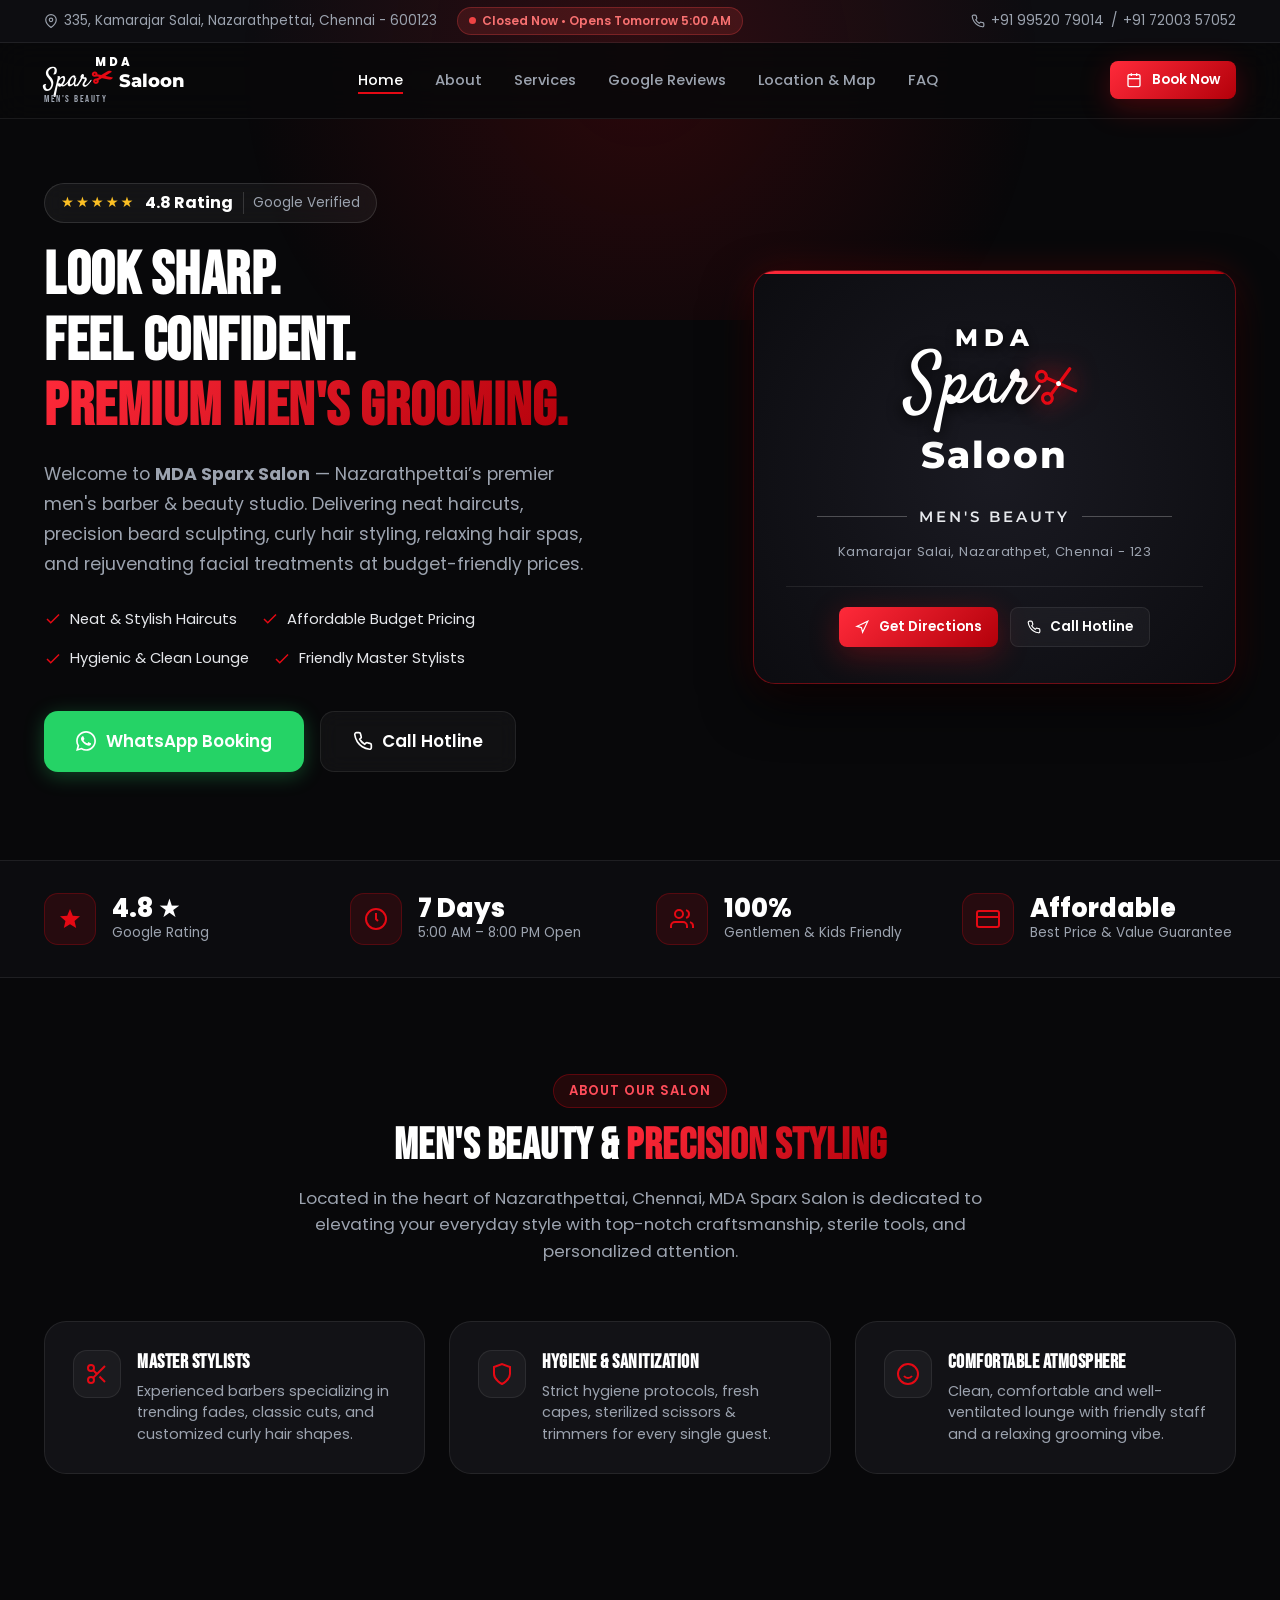
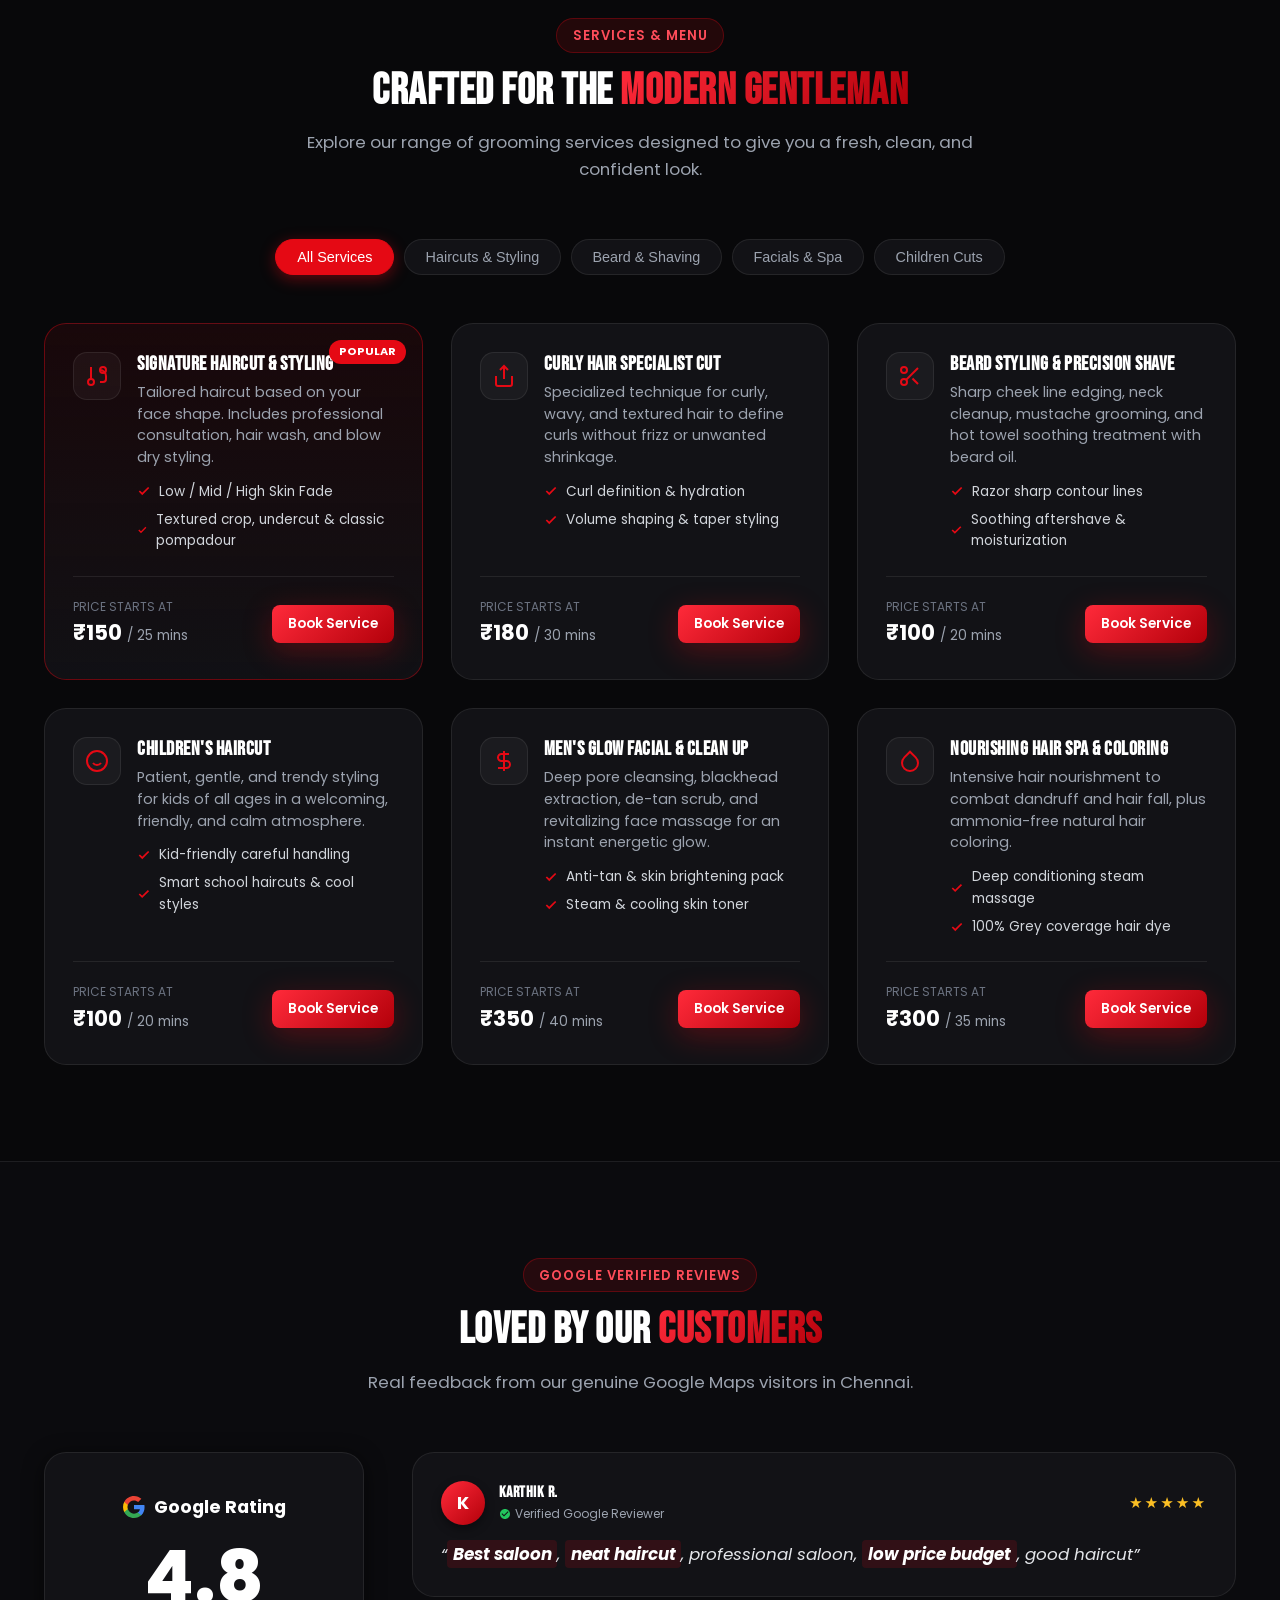
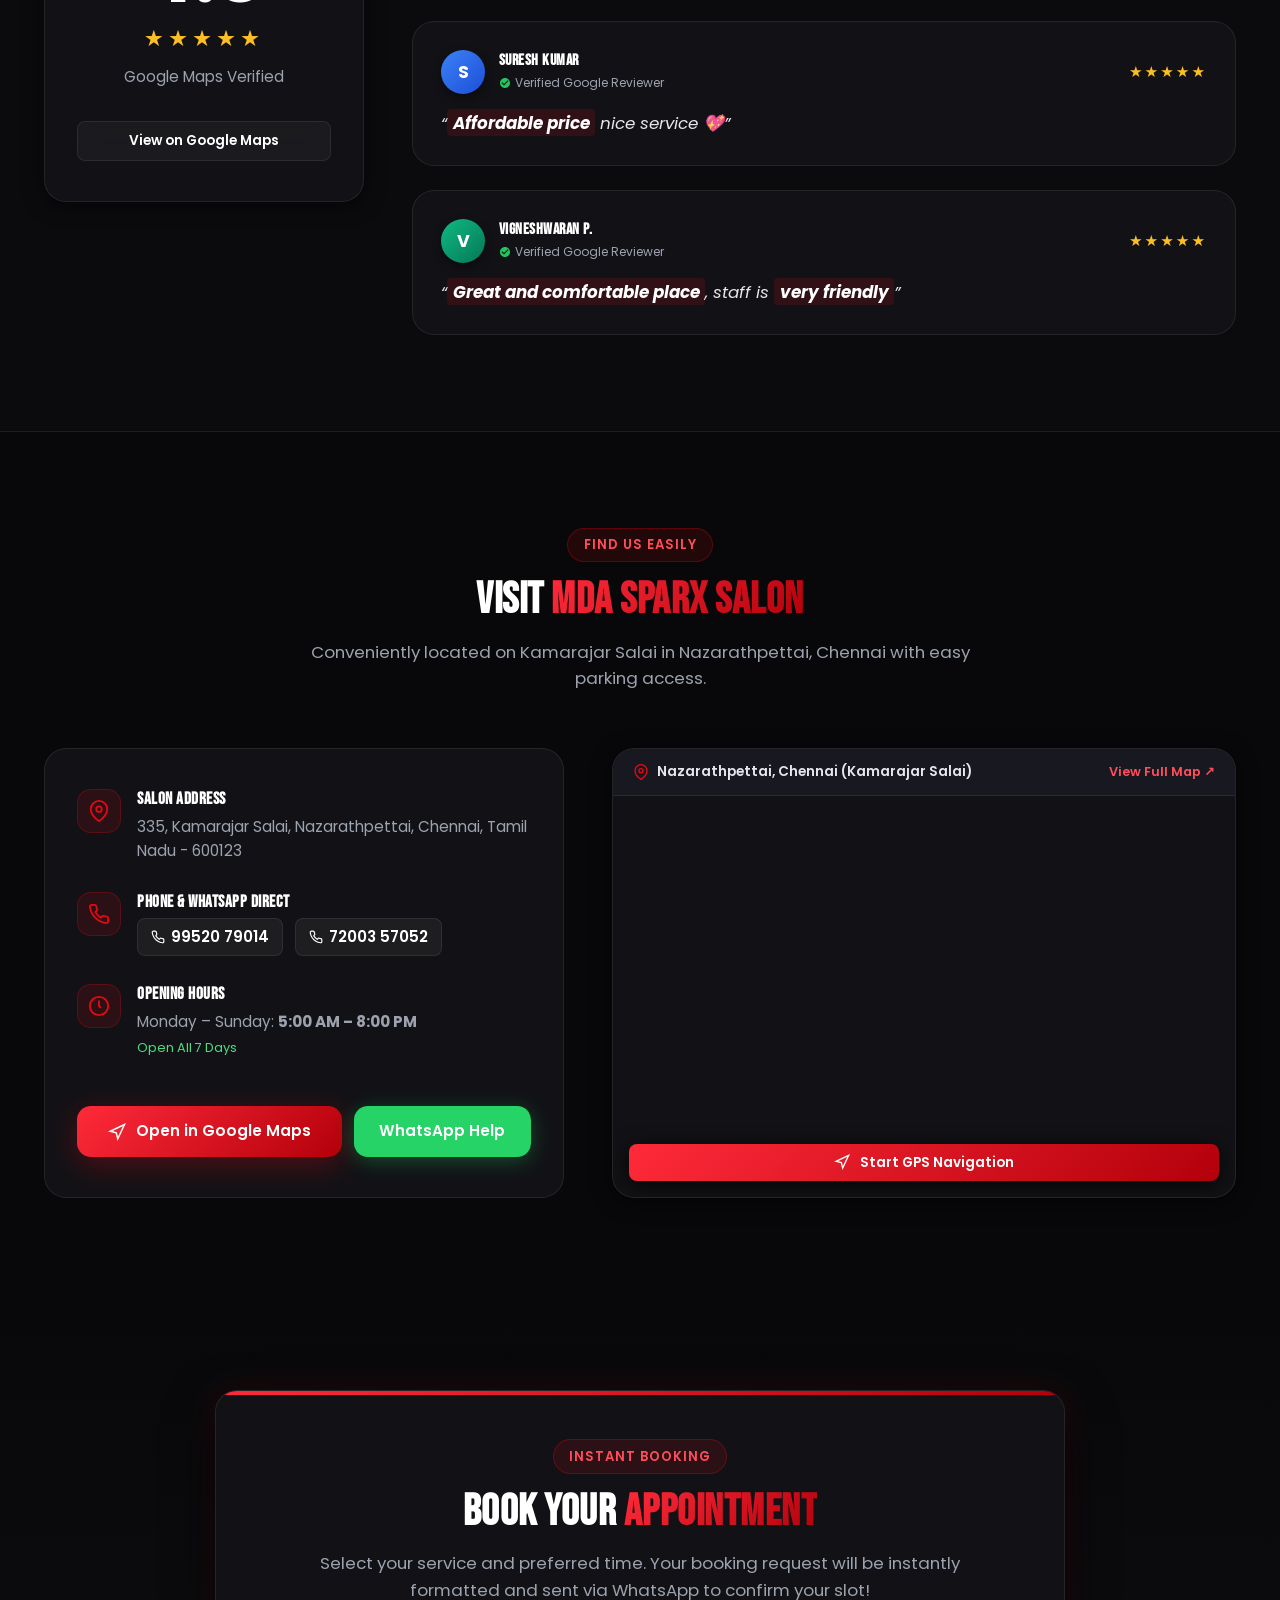
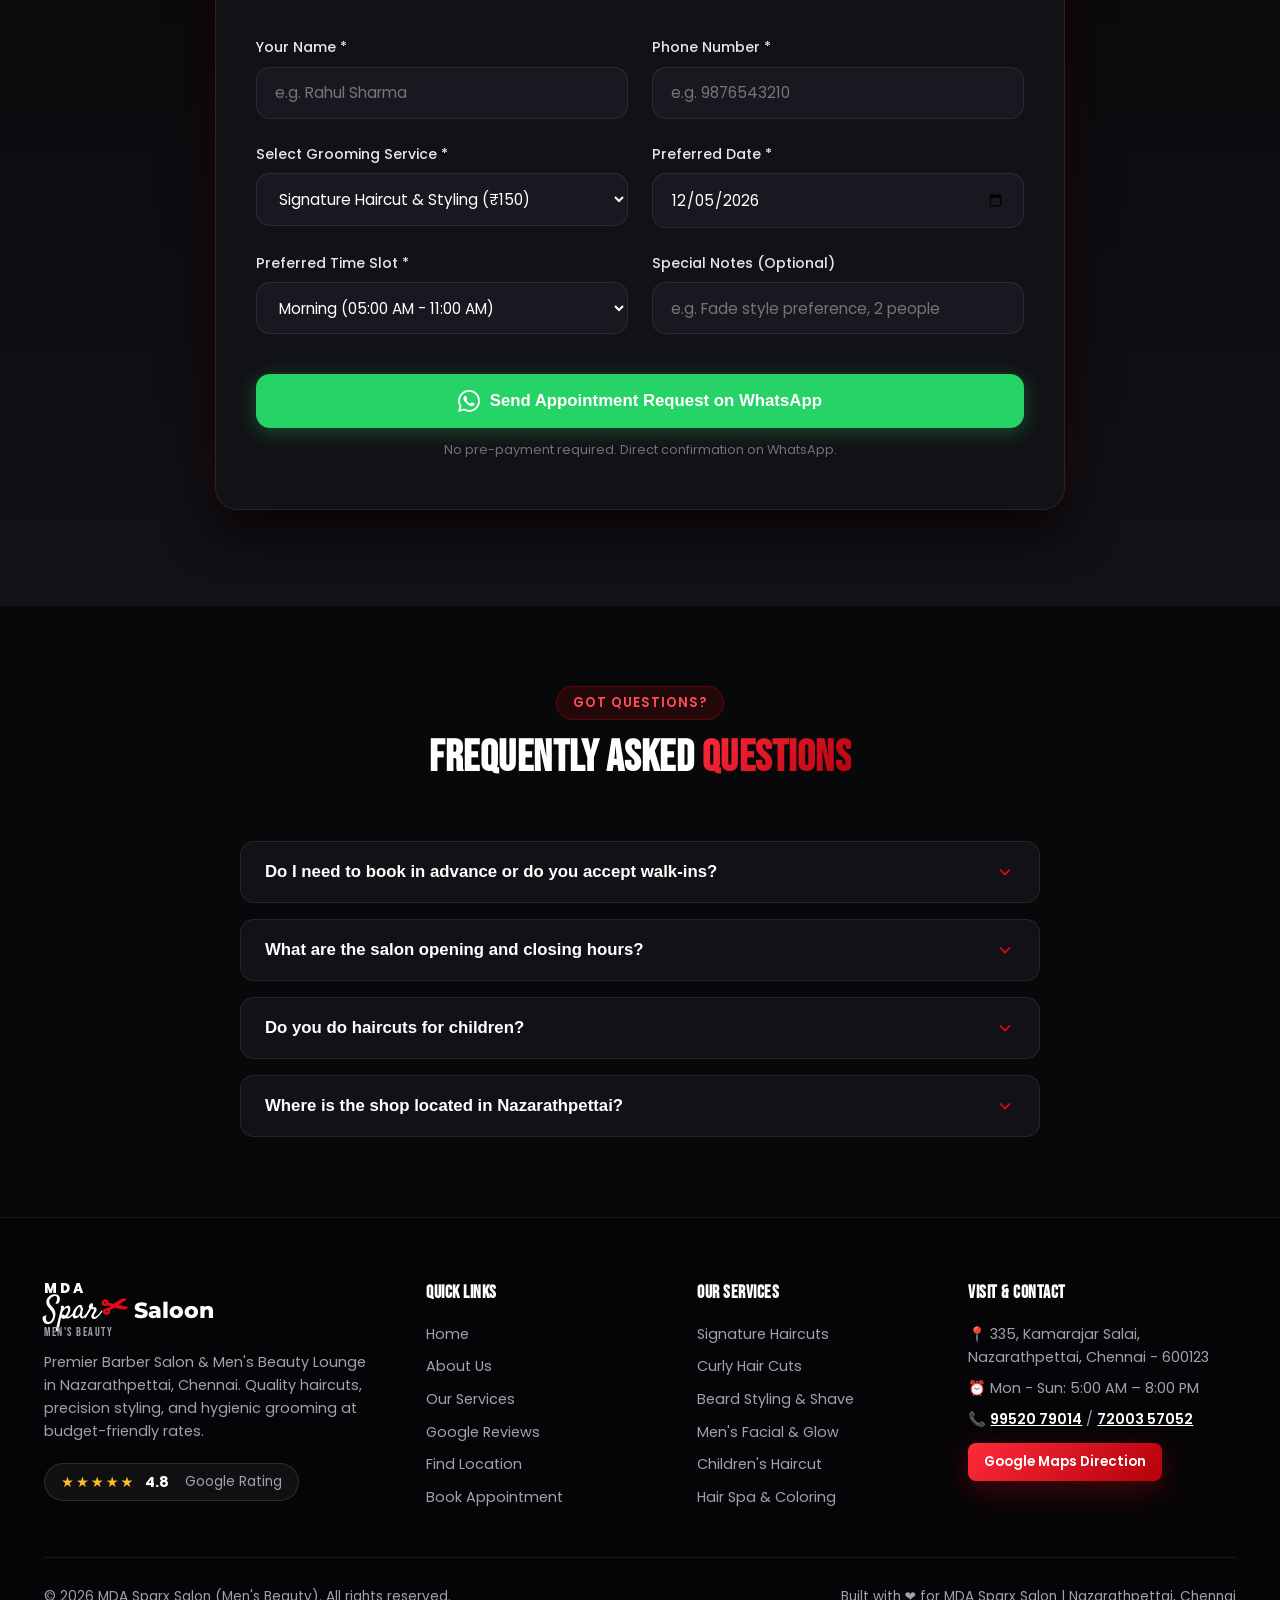
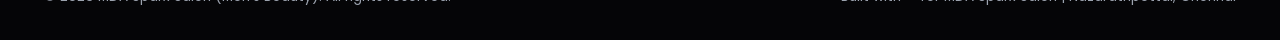
<file: index.html>
<!DOCTYPE html>
<html lang="en">
<head>
  <meta charset="UTF-8">
  <meta name="viewport" content="width=device-width, initial-scale=1.0">
  
  <!-- Primary Meta Tags -->
  <title>MDA Sparx Salon | Premier Barber & Men's Beauty in Nazarathpettai, Chennai</title>
  <meta name="title" content="MDA Sparx Salon | Premier Barber & Men's Beauty in Nazarathpettai, Chennai">
  <meta name="description" content="MDA Sparx Salon - Premier Men's Beauty and Barber Salon in Nazarathpettai, Chennai. Professional haircuts, curly hair styling, beard grooming, facial care, and kids cuts at affordable prices. Rated 4.8★ on Google.">
  <meta name="keywords" content="MDA Sparx Salon, Barber Shop Chennai, Men's Salon Nazarathpettai, Haircut Chennai, Beard Styling, Grooming Salon, Kamarajar Salai">
  
  <!-- Open Graph / Facebook -->
  <meta property="og:type" content="website">
  <meta property="og:title" content="MDA Sparx Salon | Men's Beauty & Barber Lounge">
  <meta property="og:description" content="Top rated 4.8★ Barber Salon in Nazarathpettai, Chennai. Professional styling at budget-friendly prices.">

  <!-- Favicon -->
 <link rel="icon" type="image/png" href="/logo.png">
<link rel="apple-touch-icon" href="/logo.png">
  
  <!-- Google Fonts: Bebas Neue + Montserrat + Satisfy + Poppins -->
  <link rel="preconnect" href="https://fonts.googleapis.com">
  <link rel="preconnect" href="https://fonts.gstatic.com" crossorigin>
  <link href="https://fonts.googleapis.com/css2?family=Bebas+Neue&family=Montserrat:wght@400;600;700;800&family=Poppins:wght@300;400;500;600;700&family=Satisfy&display=swap" rel="stylesheet">

  <!-- Stylesheet -->
  <link rel="stylesheet" href="main.css">

  <!-- Schema.org JSON-LD Structured Data for Local Business SEO -->
  <script type="application/ld+json">
  {
    "@context": "https://schema.org",
    "@type": "HairSalon",
    "name": "MDA Sparx Salon",
    "telephone": "+917200357052",
    "priceRange": "₹₹",
    "address": {
      "@type": "PostalAddress",
      "streetAddress": "335, Kamarajar Salai, Nazarathpettai",
      "addressLocality": "Chennai",
      "addressRegion": "Tamil Nadu",
      "postalCode": "600123",
      "addressCountry": "IN"
    },
    "geo": {
      "@type": "GeoCoordinates",
      "latitude": 13.0457,
      "longitude": 80.1042
    },
    "openingHoursSpecification": {
      "@type": "OpeningHoursSpecification",
      "dayOfWeek": [
        "Monday",
        "Tuesday",
        "Wednesday",
        "Thursday",
        "Friday",
        "Saturday",
        "Sunday"
      ],
      "opens": "05:00",
      "closes": "20:00"
    },
    "aggregateRating": {
      "@type": "AggregateRating",
      "ratingValue": "4.8",
      "bestRating": "5"
    }
  }
  </script>
</head>
<body>

  <!-- Top Info Bar -->
  <div class="top-bar">
    <div class="container">
      <div class="top-bar-left">
        <div class="top-info-item">
          <svg width="14" height="14" viewBox="0 0 24 24" fill="none" stroke="currentColor" stroke-width="2"><path d="M21 10c0 7-9 13-9 13s-9-6-9-13a9 9 0 0 1 18 0z"></path><circle cx="12" cy="10" r="3"></circle></svg>
          <span>335, Kamarajar Salai, Nazarathpettai, Chennai - 600123</span>
        </div>
        <div class="shop-status-indicator">
          <!-- Dynamic JS Status Badge -->
          <span class="status-badge"><span class="status-dot"></span> Open Now (5:00 AM - 8:00 PM)</span>
        </div>
      </div>
      <div class="top-bar-right">
        <div class="top-info-item">
          <svg width="14" height="14" viewBox="0 0 24 24" fill="none" stroke="currentColor" stroke-width="2"><path d="M22 16.92v3a2 2 0 0 1-2.18 2 19.79 19.79 0 0 1-8.63-3.07 19.5 19.5 0 0 1-6-6 19.79 19.79 0 0 1-3.07-8.67A2 2 0 0 1 4.11 2h3a2 2 0 0 1 2 1.72 12.84 12.84 0 0 0 .7 2.81 2 2 0 0 1-.45 2.11L8.09 9.91a16 16 0 0 0 6 6l1.27-1.27a2 2 0 0 1 2.11-.45 12.84 12.84 0 0 0 2.81.7A2 2 0 0 1 22 16.92z"></path></svg>
          <a href="tel:+919952079014">+91 99520 79014</a>
          <span>/</span>
          <a href="tel:+917200357052">+91 72003 57052</a>
        </div>
      </div>
    </div>
  </div>

  <!-- Header / Navigation -->
  <header class="navbar">
    <div class="container">
      <a href="#hero" class="brand-logo-link">
        <div class="nav-brand-emblem">
          <span class="nav-brand-top">MDA</span>
          <span class="nav-brand-main">Spar<span class="scissors-x">✂</span> <span style="font-family:'Montserrat', sans-serif; font-size:1.15rem; font-weight:800; margin-left:2px;">Saloon</span></span>
          <span class="nav-brand-sub">Men's Beauty</span>
        </div>
      </a>

      <nav>
        <ul class="nav-menu">
          <li><a href="#hero" class="nav-link active">Home</a></li>
          <li><a href="#about" class="nav-link">About</a></li>
          <li><a href="#services" class="nav-link">Services</a></li>
          <li><a href="#reviews" class="nav-link">Google Reviews</a></li>
          <li><a href="#location" class="nav-link">Location & Map</a></li>
          <li><a href="#faq" class="nav-link">FAQ</a></li>
        </ul>
      </nav>

      <div class="nav-actions">
        <a href="#booking" class="btn btn-primary btn-sm">
          <svg width="16" height="16" viewBox="0 0 24 24" fill="none" stroke="currentColor" stroke-width="2"><rect x="3" y="4" width="18" height="18" rx="2" ry="2"></rect><line x1="16" y1="2" x2="16" y2="6"></line><line x1="8" y1="2" x2="8" y2="6"></line><line x1="3" y1="10" x2="21" y2="10"></line></svg>
          Book Now
        </a>
        <button class="nav-toggle" aria-label="Toggle Navigation Menu">
          <svg width="24" height="24" viewBox="0 0 24 24" fill="none" stroke="currentColor" stroke-width="2"><line x1="3" y1="12" x2="21" y2="12"></line><line x1="3" y1="6" x2="21" y2="6"></line><line x1="3" y1="18" x2="21" y2="18"></line></svg>
        </button>
      </div>
    </div>
  </header>

  <!-- Hero Section -->
  <section id="hero" class="hero-section">
    <div class="container">
      <div class="hero-grid">
        <div class="hero-content">
          <div class="google-rating-pill">
            <span class="rating-stars">★★★★★</span>
            <span class="rating-score">4.8 Rating</span>
            <span style="color: var(--text-muted); font-size: 0.85rem; border-left: 1px solid rgba(255,255,255,0.15); padding-left: 0.6rem;">Google Verified</span>
          </div>

          <h1 class="hero-title">
            LOOK SHARP. <br>
            FEEL CONFIDENT. <br>
            <span class="text-gradient-red">PREMIUM MEN'S GROOMING.</span>
          </h1>

          <p class="hero-description">
            Welcome to <strong>MDA Sparx Salon</strong> — Nazarathpettai’s premier men's barber & beauty studio. Delivering neat haircuts, precision beard sculpting, curly hair styling, relaxing hair spas, and rejuvenating facial treatments at budget-friendly prices.
          </p>

          <div class="hero-features">
            <div class="hero-feature-item">
              <svg width="18" height="18" viewBox="0 0 24 24" fill="none" stroke="currentColor" stroke-width="2"><polyline points="20 6 9 17 4 12"></polyline></svg>
              <span>Neat & Stylish Haircuts</span>
            </div>
            <div class="hero-feature-item">
              <svg width="18" height="18" viewBox="0 0 24 24" fill="none" stroke="currentColor" stroke-width="2"><polyline points="20 6 9 17 4 12"></polyline></svg>
              <span>Affordable Budget Pricing</span>
            </div>
            <div class="hero-feature-item">
              <svg width="18" height="18" viewBox="0 0 24 24" fill="none" stroke="currentColor" stroke-width="2"><polyline points="20 6 9 17 4 12"></polyline></svg>
              <span>Hygienic & Clean Lounge</span>
            </div>
            <div class="hero-feature-item">
              <svg width="18" height="18" viewBox="0 0 24 24" fill="none" stroke="currentColor" stroke-width="2"><polyline points="20 6 9 17 4 12"></polyline></svg>
              <span>Friendly Master Stylists</span>
            </div>
          </div>

          <div class="hero-cta-group">
            <a href="https://wa.me/917200357052?text=Hi%20MDA%20Sparx%20Salon,%20I%20would%20like%20to%20book%20an%20appointment!" target="_blank" rel="noopener noreferrer" class="btn btn-whatsapp btn-lg">
              <svg width="20" height="20" viewBox="0 0 24 24" fill="currentColor"><path d="M.057 24l1.687-6.163c-1.041-1.804-1.588-3.849-1.587-5.946.003-6.556 5.338-11.891 11.893-11.891 3.181.001 6.167 1.24 8.413 3.488 2.245 2.248 3.481 5.236 3.48 8.414-.003 6.557-5.338 11.892-11.893 11.892-1.99-.001-3.951-.5-5.688-1.448l-6.305 1.654zm6.597-3.807c1.676.995 3.276 1.591 5.392 1.592 5.448 0 9.886-4.434 9.889-9.885.002-5.462-4.415-9.89-9.881-9.892-5.452 0-9.887 4.434-9.889 9.884-.001 2.225.651 3.891 1.746 5.634l-.999 3.648 3.742-.981zm11.387-5.464c-.074-.124-.272-.198-.57-.347-.297-.149-1.758-.868-2.031-.967-.272-.099-.47-.149-.669.149-.198.297-.768.967-.941 1.165-.173.198-.347.223-.644.074-.297-.149-1.255-.462-2.39-1.475-.883-.788-1.48-1.761-1.653-2.059-.173-.297-.018-.458.13-.606.134-.133.297-.347.446-.521.151-.172.2-.296.3-.495.099-.198.05-.372-.025-.521-.075-.148-.669-1.611-.916-2.206-.242-.579-.487-.501-.669-.51l-.57-.01c-.198 0-.52.074-.792.372s-1.04 1.016-1.04 2.479 1.065 2.876 1.213 3.074c.149.198 2.095 3.2 5.076 4.487.709.306 1.263.489 1.694.626.712.226 1.36.194 1.872.118.571-.085 1.758-.719 2.006-1.413.248-.695.248-1.29.173-1.414z"/></svg>
              WhatsApp Booking
            </a>
            <a href="tel:+917200357052" class="btn btn-outline btn-lg">
              <svg width="20" height="20" viewBox="0 0 24 24" fill="none" stroke="currentColor" stroke-width="2"><path d="M22 16.92v3a2 2 0 0 1-2.18 2 19.79 19.79 0 0 1-8.63-3.07 19.5 19.5 0 0 1-6-6 19.79 19.79 0 0 1-3.07-8.67A2 2 0 0 1 4.11 2h3a2 2 0 0 1 2 1.72 12.84 12.84 0 0 0 .7 2.81 2 2 0 0 1-.45 2.11L8.09 9.91a16 16 0 0 0 6 6l1.27-1.27a2 2 0 0 1 2.11-.45 12.84 12.84 0 0 0 2.81.7A2 2 0 0 1 22 16.92z"></path></svg>
              Call Hotline
            </a>
          </div>
        </div>

        <!-- Right Side: Exact Brand Logo & Emblem Card -->
        <div class="hero-media-wrapper">
          <div class="hero-logo-card">
            
            <div class="brand-display-emblem">
              <!-- Top MDA Curve Text -->
              <div class="brand-curve-mda">MDA</div>

              <!-- Main Script + Red Scissors Mark -->
              <div class="brand-script-wrap">
                <span class="brand-script-spar">Spar</span>
                <span class="brand-red-scissors">
                  <svg viewBox="0 0 64 64" fill="currentColor">
                    <!-- Stylized crossed barber scissors representing the "x" -->
                    <g transform="rotate(-15 32 32)">
                      <circle cx="16" cy="18" r="6" fill="none" stroke="#e50914" stroke-width="4"/>
                      <circle cx="16" cy="46" r="6" fill="none" stroke="#e50914" stroke-width="4"/>
                      <path d="M21 21 L52 46" stroke="#e50914" stroke-width="4" stroke-linecap="round"/>
                      <path d="M21 43 L52 18" stroke="#e50914" stroke-width="4" stroke-linecap="round"/>
                      <circle cx="34" cy="32" r="3" fill="#ffffff"/>
                    </g>
                  </svg>
                </span>
              </div>

              <!-- Saloon -->
              <div class="brand-text-saloon">Saloon</div>

              <!-- Subtitle separator -->
              <div class="brand-rule-badge">
                <div class="brand-rule-line"></div>
                <div class="brand-mens-beauty-tag">Men's Beauty</div>
                <div class="brand-rule-line"></div>
              </div>

              <!-- Location Tagline -->
              <div class="brand-location-sub">Kamarajar Salai, Nazarathpet, Chennai - 123</div>
            </div>

            <div class="logo-card-footer">
              <a href="https://maps.app.goo.gl/EwPYWbLsoFP9z7VK9" target="_blank" rel="noopener noreferrer" class="btn btn-primary btn-sm">
                <svg width="14" height="14" viewBox="0 0 24 24" fill="none" stroke="currentColor" stroke-width="2"><polygon points="3 11 22 2 13 21 11 13 3 11"></polygon></svg>
                Get Directions
              </a>
              <a href="tel:+917200357052" class="btn btn-outline btn-sm">
                <svg width="14" height="14" viewBox="0 0 24 24" fill="none" stroke="currentColor" stroke-width="2"><path d="M22 16.92v3a2 2 0 0 1-2.18 2 19.79 19.79 0 0 1-8.63-3.07 19.5 19.5 0 0 1-6-6 19.79 19.79 0 0 1-3.07-8.67A2 2 0 0 1 4.11 2h3a2 2 0 0 1 2 1.72 12.84 12.84 0 0 0 .7 2.81 2 2 0 0 1-.45 2.11L8.09 9.91a16 16 0 0 0 6 6l1.27-1.27a2 2 0 0 1 2.11-.45 12.84 12.84 0 0 0 2.81.7A2 2 0 0 1 22 16.92z"></path></svg>
                Call Hotline
              </a>
            </div>

          </div>
        </div>
      </div>
    </div>
  </section>

  <!-- Quick Stats Bar -->
  <section class="quick-stats-section">
    <div class="container">
      <div class="stats-grid">
        <div class="stat-card">
          <div class="stat-icon">
            <svg width="24" height="24" viewBox="0 0 24 24" fill="currentColor"><path d="M12 17.27L18.18 21l-1.64-7.03L22 9.24l-7.19-.61L12 2 9.19 8.63 2 9.24l5.46 4.73L5.82 21z"/></svg>
          </div>
          <div>
            <div class="stat-number">4.8 ★</div>
            <div class="stat-label">Google Rating</div>
          </div>
        </div>

        <div class="stat-card">
          <div class="stat-icon">
            <svg width="24" height="24" viewBox="0 0 24 24" fill="none" stroke="currentColor" stroke-width="2"><circle cx="12" cy="12" r="10"></circle><polyline points="12 6 12 12 14 14"></polyline></svg>
          </div>
          <div>
            <div class="stat-number">7 Days</div>
            <div class="stat-label">5:00 AM – 8:00 PM Open</div>
          </div>
        </div>

        <div class="stat-card">
          <div class="stat-icon">
            <svg width="24" height="24" viewBox="0 0 24 24" fill="none" stroke="currentColor" stroke-width="2"><path d="M17 21v-2a4 4 0 0 0-4-4H5a4 4 0 0 0-4 4v2"></path><circle cx="9" cy="7" r="4"></circle><path d="M23 21v-2a4 4 0 0 0-3-3.87"></path><path d="M16 3.13a4 4 0 0 1 0 7.75"></path></svg>
          </div>
          <div>
            <div class="stat-number">100%</div>
            <div class="stat-label">Gentlemen & Kids Friendly</div>
          </div>
        </div>

        <div class="stat-card">
          <div class="stat-icon">
            <svg width="24" height="24" viewBox="0 0 24 24" fill="none" stroke="currentColor" stroke-width="2"><rect x="1" y="4" width="22" height="16" rx="2" ry="2"></rect><line x1="1" y1="10" x2="23" y2="10"></line></svg>
          </div>
          <div>
            <div class="stat-number">Affordable</div>
            <div class="stat-label">Best Price & Value Guarantee</div>
          </div>
        </div>
      </div>
    </div>
  </section>

  <!-- About Section -->
  <section id="about" class="services-section" style="padding-bottom: 3rem;">
    <div class="container">
      <div class="section-header">
        <span class="section-tag">About Our Salon</span>
        <h2 class="section-title">MEN'S BEAUTY & <span class="text-gradient-red">PRECISION STYLING</span></h2>
        <p class="section-subtitle">
          Located in the heart of Nazarathpettai, Chennai, MDA Sparx Salon is dedicated to elevating your everyday style with top-notch craftsmanship, sterile tools, and personalized attention.
        </p>
      </div>

      <div style="display: grid; grid-template-columns: repeat(auto-fit, minmax(280px, 1fr)); gap: 1.5rem;">
        <div class="service-card">
          <div class="service-top">
            <div class="service-icon-box">
              <svg width="24" height="24" viewBox="0 0 24 24" fill="none" stroke="currentColor" stroke-width="2"><circle cx="6" cy="6" r="3"></circle><circle cx="6" cy="18" r="3"></circle><line x1="20" y1="4" x2="8.12" y2="15.88"></line><line x1="14.47" y1="14.48" x2="20" y2="20"></line><line x1="8.12" y1="8.12" x2="12" y2="12"></line></svg>
            </div>
            <div class="service-info">
              <h3>Master Stylists</h3>
              <p>Experienced barbers specializing in trending fades, classic cuts, and customized curly hair shapes.</p>
            </div>
          </div>
        </div>

        <div class="service-card">
          <div class="service-top">
            <div class="service-icon-box">
              <svg width="24" height="24" viewBox="0 0 24 24" fill="none" stroke="currentColor" stroke-width="2"><path d="M12 22s8-4 8-10V5l-8-3-8 3v7c0 6 8 10 8 10z"></path></svg>
            </div>
            <div class="service-info">
              <h3>Hygiene & Sanitization</h3>
              <p>Strict hygiene protocols, fresh capes, sterilized scissors & trimmers for every single guest.</p>
            </div>
          </div>
        </div>

        <div class="service-card">
          <div class="service-top">
            <div class="service-icon-box">
              <svg width="24" height="24" viewBox="0 0 24 24" fill="none" stroke="currentColor" stroke-width="2"><circle cx="12" cy="12" r="10"></circle><path d="M8 14s1.5 2 4 2 4-2 4-2"></path><line x1="9" y1="9" x2="9.01" y2="9"></line><line x1="15" y1="9" x2="15.01" y2="9"></line></svg>
            </div>
            <div class="service-info">
              <h3>Comfortable Atmosphere</h3>
              <p>Clean, comfortable and well-ventilated lounge with friendly staff and a relaxing grooming vibe.</p>
            </div>
          </div>
        </div>
      </div>
    </div>
  </section>

  <!-- Services & Pricing Section -->
  <section id="services" class="services-section">
    <div class="container">
      <div class="section-header">
        <span class="section-tag">Services & Menu</span>
        <h2 class="section-title">CRAFTED FOR THE <span class="text-gradient-red">MODERN GENTLEMAN</span></h2>
        <p class="section-subtitle">
          Explore our range of grooming services designed to give you a fresh, clean, and confident look.
        </p>
      </div>

      <!-- Filter Buttons -->
      <div class="services-filter">
        <button class="filter-btn active" data-filter="all">All Services</button>
        <button class="filter-btn" data-filter="haircut">Haircuts & Styling</button>
        <button class="filter-btn" data-filter="beard">Beard & Shaving</button>
        <button class="filter-btn" data-filter="facial">Facials & Spa</button>
        <button class="filter-btn" data-filter="kids">Children Cuts</button>
      </div>

      <!-- Services Grid -->
      <div class="services-grid">
        
        <!-- Card 1: Haircut & Styling -->
        <div class="service-card featured" data-category="haircut">
          <span class="service-badge-tag">Popular</span>
          <div class="service-top">
            <div class="service-icon-box">
              <svg width="24" height="24" viewBox="0 0 24 24" fill="none" stroke="currentColor" stroke-width="2"><path d="M6 3v12"></path><path d="M18 9a3 3 0 1 0 0-6 3 3 0 0 0 0 6z"></path><path d="M6 21a3 3 0 1 0 0-6 3 3 0 0 0 0 6z"></path><path d="M15 6a6 6 0 0 1 6 6v3a3 3 0 0 1-3 3h-3"></path></svg>
            </div>
            <div class="service-info">
              <h3>Signature Haircut & Styling</h3>
              <p>Tailored haircut based on your face shape. Includes professional consultation, hair wash, and blow dry styling.</p>
              <ul class="service-details-list">
                <li><svg viewBox="0 0 24 24" fill="none" stroke="currentColor" stroke-width="3"><polyline points="20 6 9 17 4 12"></polyline></svg> Low / Mid / High Skin Fade</li>
                <li><svg viewBox="0 0 24 24" fill="none" stroke="currentColor" stroke-width="3"><polyline points="20 6 9 17 4 12"></polyline></svg> Textured crop, undercut & classic pompadour</li>
              </ul>
            </div>
          </div>
          <div class="service-bottom">
            <div class="service-price-block">
              <span class="service-price-label">Price starts at</span>
              <div class="service-price">₹150 <span>/ 25 mins</span></div>
            </div>
            <a href="#booking" class="btn btn-primary btn-sm quick-book-btn" data-service="Signature Haircut & Styling">Book Service</a>
          </div>
        </div>

        <!-- Card 2: Curly Hair Styling -->
        <div class="service-card" data-category="haircut">
          <div class="service-top">
            <div class="service-icon-box">
              <svg width="24" height="24" viewBox="0 0 24 24" fill="none" stroke="currentColor" stroke-width="2"><path d="M4 12v8a2 2 0 0 0 2 2h12a2 2 0 0 0 2-2v-8"></path><polyline points="16 6 12 2 8 6"></polyline><line x1="12" y1="2" x2="12" y2="15"></line></svg>
            </div>
            <div class="service-info">
              <h3>Curly Hair Specialist Cut</h3>
              <p>Specialized technique for curly, wavy, and textured hair to define curls without frizz or unwanted shrinkage.</p>
              <ul class="service-details-list">
                <li><svg viewBox="0 0 24 24" fill="none" stroke="currentColor" stroke-width="3"><polyline points="20 6 9 17 4 12"></polyline></svg> Curl definition & hydration</li>
                <li><svg viewBox="0 0 24 24" fill="none" stroke="currentColor" stroke-width="3"><polyline points="20 6 9 17 4 12"></polyline></svg> Volume shaping & taper styling</li>
              </ul>
            </div>
          </div>
          <div class="service-bottom">
            <div class="service-price-block">
              <span class="service-price-label">Price starts at</span>
              <div class="service-price">₹180 <span>/ 30 mins</span></div>
            </div>
            <a href="#booking" class="btn btn-primary btn-sm quick-book-btn" data-service="Curly Hair Specialist Cut">Book Service</a>
          </div>
        </div>

        <!-- Card 3: Beard Grooming & Shaving -->
        <div class="service-card" data-category="beard">
          <div class="service-top">
            <div class="service-icon-box">
              <svg width="24" height="24" viewBox="0 0 24 24" fill="none" stroke="currentColor" stroke-width="2"><circle cx="6" cy="6" r="3"></circle><circle cx="6" cy="18" r="3"></circle><line x1="20" y1="4" x2="8.12" y2="15.88"></line><line x1="14.47" y1="14.48" x2="20" y2="20"></line></svg>
            </div>
            <div class="service-info">
              <h3>Beard Styling & Precision Shave</h3>
              <p>Sharp cheek line edging, neck cleanup, mustache grooming, and hot towel soothing treatment with beard oil.</p>
              <ul class="service-details-list">
                <li><svg viewBox="0 0 24 24" fill="none" stroke="currentColor" stroke-width="3"><polyline points="20 6 9 17 4 12"></polyline></svg> Razor sharp contour lines</li>
                <li><svg viewBox="0 0 24 24" fill="none" stroke="currentColor" stroke-width="3"><polyline points="20 6 9 17 4 12"></polyline></svg> Soothing aftershave & moisturization</li>
              </ul>
            </div>
          </div>
          <div class="service-bottom">
            <div class="service-price-block">
              <span class="service-price-label">Price starts at</span>
              <div class="service-price">₹100 <span>/ 20 mins</span></div>
            </div>
            <a href="#booking" class="btn btn-primary btn-sm quick-book-btn" data-service="Beard Styling & Shaving">Book Service</a>
          </div>
        </div>

        <!-- Card 4: Children Cuts -->
        <div class="service-card" data-category="kids">
          <div class="service-top">
            <div class="service-icon-box">
              <svg width="24" height="24" viewBox="0 0 24 24" fill="none" stroke="currentColor" stroke-width="2"><circle cx="12" cy="12" r="10"></circle><path d="M8 14s1.5 2 4 2 4-2 4-2"></path><line x1="9" y1="9" x2="9.01" y2="9"></line><line x1="15" y1="9" x2="15.01" y2="9"></line></svg>
            </div>
            <div class="service-info">
              <h3>Children's Haircut</h3>
              <p>Patient, gentle, and trendy styling for kids of all ages in a welcoming, friendly, and calm atmosphere.</p>
              <ul class="service-details-list">
                <li><svg viewBox="0 0 24 24" fill="none" stroke="currentColor" stroke-width="3"><polyline points="20 6 9 17 4 12"></polyline></svg> Kid-friendly careful handling</li>
                <li><svg viewBox="0 0 24 24" fill="none" stroke="currentColor" stroke-width="3"><polyline points="20 6 9 17 4 12"></polyline></svg> Smart school haircuts & cool styles</li>
              </ul>
            </div>
          </div>
          <div class="service-bottom">
            <div class="service-price-block">
              <span class="service-price-label">Price starts at</span>
              <div class="service-price">₹100 <span>/ 20 mins</span></div>
            </div>
            <a href="#booking" class="btn btn-primary btn-sm quick-book-btn" data-service="Children Haircut">Book Service</a>
          </div>
        </div>

        <!-- Card 5: Men's Facial & Glow -->
        <div class="service-card" data-category="facial">
          <div class="service-top">
            <div class="service-icon-box">
              <svg width="24" height="24" viewBox="0 0 24 24" fill="none" stroke="currentColor" stroke-width="2"><path d="M12 2v20M17 5H9.5a3.5 3.5 0 0 0 0 7h5a3.5 3.5 0 0 1 0 7H6"></path></svg>
            </div>
            <div class="service-info">
              <h3>Men's Glow Facial & Clean Up</h3>
              <p>Deep pore cleansing, blackhead extraction, de-tan scrub, and revitalizing face massage for an instant energetic glow.</p>
              <ul class="service-details-list">
                <li><svg viewBox="0 0 24 24" fill="none" stroke="currentColor" stroke-width="3"><polyline points="20 6 9 17 4 12"></polyline></svg> Anti-tan & skin brightening pack</li>
                <li><svg viewBox="0 0 24 24" fill="none" stroke="currentColor" stroke-width="3"><polyline points="20 6 9 17 4 12"></polyline></svg> Steam & cooling skin toner</li>
              </ul>
            </div>
          </div>
          <div class="service-bottom">
            <div class="service-price-block">
              <span class="service-price-label">Price starts at</span>
              <div class="service-price">₹350 <span>/ 40 mins</span></div>
            </div>
            <a href="#booking" class="btn btn-primary btn-sm quick-book-btn" data-service="Men Glow Facial & Clean Up">Book Service</a>
          </div>
        </div>

        <!-- Card 6: Hair Spa & Color -->
        <div class="service-card" data-category="facial">
          <div class="service-top">
            <div class="service-icon-box">
              <svg width="24" height="24" viewBox="0 0 24 24" fill="none" stroke="currentColor" stroke-width="2"><path d="M12 2.69l5.66 5.66a8 8 0 1 1-11.31 0z"></path></svg>
            </div>
            <div class="service-info">
              <h3>Nourishing Hair Spa & Coloring</h3>
              <p>Intensive hair nourishment to combat dandruff and hair fall, plus ammonia-free natural hair coloring.</p>
              <ul class="service-details-list">
                <li><svg viewBox="0 0 24 24" fill="none" stroke="currentColor" stroke-width="3"><polyline points="20 6 9 17 4 12"></polyline></svg> Deep conditioning steam massage</li>
                <li><svg viewBox="0 0 24 24" fill="none" stroke="currentColor" stroke-width="3"><polyline points="20 6 9 17 4 12"></polyline></svg> 100% Grey coverage hair dye</li>
              </ul>
            </div>
          </div>
          <div class="service-bottom">
            <div class="service-price-block">
              <span class="service-price-label">Price starts at</span>
              <div class="service-price">₹300 <span>/ 35 mins</span></div>
            </div>
            <a href="#booking" class="btn btn-primary btn-sm quick-book-btn" data-service="Nourishing Hair Spa & Coloring">Book Service</a>
          </div>
        </div>

      </div>
    </div>
  </section>

  <!-- Google Reviews Showcase Section -->
  <section id="reviews" class="reviews-section">
    <div class="container">
      <div class="section-header">
        <span class="section-tag">Google Verified Reviews</span>
        <h2 class="section-title">LOVED BY OUR <span class="text-gradient-red">CUSTOMERS</span></h2>
        <p class="section-subtitle">
          Real feedback from our genuine Google Maps visitors in Chennai.
        </p>
      </div>

      <div class="reviews-layout">
        
        <!-- Left Column: Google Rating Score Card -->
        <div class="google-summary-card">
          <div class="google-brand-header">
            <svg width="24" height="24" viewBox="0 0 24 24"><path fill="#4285F4" d="M22.56 12.25c0-.78-.07-1.53-.2-2.25H12v4.26h5.92c-.26 1.37-1.04 2.53-2.21 3.31v2.77h3.57c2.08-1.92 3.28-4.74 3.28-8.09z"/><path fill="#34A853" d="M12 23c2.97 0 5.46-.98 7.28-2.66l-3.57-2.77c-.98.66-2.23 1.06-3.71 1.06-2.86 0-5.29-1.93-6.16-4.53H2.18v2.84C3.99 20.53 7.7 23 12 23z"/><path fill="#FBBC05" d="M5.84 14.09c-.22-.66-.35-1.36-.35-2.09s.13-1.43.35-2.09V7.06H2.18C1.43 8.55 1 10.22 1 12s.43 3.45 1.18 4.94l2.85-2.22.81-.63z"/><path fill="#EA4335" d="M12 5.38c1.62 0 3.06.56 4.21 1.64l3.15-3.15C17.45 2.09 14.97 1 12 1 7.7 1 3.99 3.47 2.18 7.06l3.66 2.84c.87-2.6 3.3-4.52 6.16-4.52z"/></svg>
            <span>Google Rating</span>
          </div>

          <div class="google-score-huge">4.8</div>
          <div class="google-stars-row">★★★★★</div>
          <div class="google-total-reviews">Google Maps Verified</div>

          <a href="https://maps.app.goo.gl/EwPYWbLsoFP9z7VK9" target="_blank" rel="noopener noreferrer" class="btn btn-outline btn-sm" style="width: 100%;">
            View on Google Maps
          </a>
        </div>

        <!-- Right Column: Top 3 Most Liked / Viewed Reviews -->
        <div class="reviews-grid">
          
          <!-- Top Review 1 -->
          <div class="review-card">
            <div class="review-header">
              <div class="reviewer-profile">
                <div class="reviewer-avatar">K</div>
                <div class="reviewer-info">
                  <h4>Karthik R.</h4>
                  <span class="reviewer-badge">
                    <svg width="12" height="12" viewBox="0 0 24 24" fill="#22c55e"><path d="M12 2C6.48 2 2 6.48 2 12s4.48 10 10 10 10-4.48 10-10S17.52 2 12 2zm-2 15l-5-5 1.41-1.41L10 14.17l7.59-7.59L19 8l-9 9z"/></svg>
                    Verified Google Reviewer
                  </span>
                </div>
              </div>
              <div class="review-rating-time">
                <div class="review-stars">★★★★★</div>
              </div>
            </div>
            <p class="review-text">
              “<span class="review-highlight">Best saloon</span>, <span class="review-highlight">neat haircut</span>, professional saloon, <span class="review-highlight">low price budget</span>, good haircut”
            </p>
          </div>

          <!-- Top Review 2 -->
          <div class="review-card">
            <div class="review-header">
              <div class="reviewer-profile">
                <div class="reviewer-avatar" style="background: linear-gradient(135deg, #3b82f6, #1d4ed8);">S</div>
                <div class="reviewer-info">
                  <h4>Suresh Kumar</h4>
                  <span class="reviewer-badge">
                    <svg width="12" height="12" viewBox="0 0 24 24" fill="#22c55e"><path d="M12 2C6.48 2 2 6.48 2 12s4.48 10 10 10 10-4.48 10-10S17.52 2 12 2zm-2 15l-5-5 1.41-1.41L10 14.17l7.59-7.59L19 8l-9 9z"/></svg>
                    Verified Google Reviewer
                  </span>
                </div>
              </div>
              <div class="review-rating-time">
                <div class="review-stars">★★★★★</div>
              </div>
            </div>
            <p class="review-text">
              “<span class="review-highlight">Affordable price</span> nice service 💖”
            </p>
          </div>

          <!-- Top Review 3 -->
          <div class="review-card">
            <div class="review-header">
              <div class="reviewer-profile">
                <div class="reviewer-avatar" style="background: linear-gradient(135deg, #10b981, #047857);">V</div>
                <div class="reviewer-info">
                  <h4>Vigneshwaran P.</h4>
                  <span class="reviewer-badge">
                    <svg width="12" height="12" viewBox="0 0 24 24" fill="#22c55e"><path d="M12 2C6.48 2 2 6.48 2 12s4.48 10 10 10 10-4.48 10-10S17.52 2 12 2zm-2 15l-5-5 1.41-1.41L10 14.17l7.59-7.59L19 8l-9 9z"/></svg>
                    Verified Google Reviewer
                  </span>
                </div>
              </div>
              <div class="review-rating-time">
                <div class="review-stars">★★★★★</div>
              </div>
            </div>
            <p class="review-text">
              “<span class="review-highlight">Great and comfortable place</span>, staff is <span class="review-highlight">very friendly</span>”
            </p>
          </div>

        </div>

      </div>
    </div>
  </section>

  <!-- Interactive Location & Google Map Section -->
  <section id="location" class="location-section">
    <div class="container">
      <div class="section-header">
        <span class="section-tag">Find Us Easily</span>
        <h2 class="section-title">VISIT <span class="text-gradient-red">MDA SPARX SALON</span></h2>
        <p class="section-subtitle">
          Conveniently located on Kamarajar Salai in Nazarathpettai, Chennai with easy parking access.
        </p>
      </div>

      <div class="location-grid">
        
        <!-- Info details -->
        <div class="location-info-card">
          <div class="location-details-group">
            
            <div class="location-item">
              <div class="location-icon-box">
                <svg width="22" height="22" viewBox="0 0 24 24" fill="none" stroke="currentColor" stroke-width="2"><path d="M21 10c0 7-9 13-9 13s-9-6-9-13a9 9 0 0 1 18 0z"></path><circle cx="12" cy="10" r="3"></circle></svg>
              </div>
              <div class="location-text">
                <h4>Salon Address</h4>
                <p>335, Kamarajar Salai, Nazarathpettai, Chennai, Tamil Nadu - 600123</p>
              </div>
            </div>

            <div class="location-item">
              <div class="location-icon-box">
                <svg width="22" height="22" viewBox="0 0 24 24" fill="none" stroke="currentColor" stroke-width="2"><path d="M22 16.92v3a2 2 0 0 1-2.18 2 19.79 19.79 0 0 1-8.63-3.07 19.5 19.5 0 0 1-6-6 19.79 19.79 0 0 1-3.07-8.67A2 2 0 0 1 4.11 2h3a2 2 0 0 1 2 1.72 12.84 12.84 0 0 0 .7 2.81 2 2 0 0 1-.45 2.11L8.09 9.91a16 16 0 0 0 6 6l1.27-1.27a2 2 0 0 1 2.11-.45 12.84 12.84 0 0 0 2.81.7A2 2 0 0 1 22 16.92z"></path></svg>
              </div>
              <div class="location-text">
                <h4>Phone & WhatsApp Direct</h4>
                <div class="phone-numbers-list">
                  <a href="tel:+919952079014" class="phone-tag">
                    <svg width="14" height="14" viewBox="0 0 24 24" fill="none" stroke="currentColor" stroke-width="2"><path d="M22 16.92v3a2 2 0 0 1-2.18 2 19.79 19.79 0 0 1-8.63-3.07 19.5 19.5 0 0 1-6-6 19.79 19.79 0 0 1-3.07-8.67A2 2 0 0 1 4.11 2h3a2 2 0 0 1 2 1.72 12.84 12.84 0 0 0 .7 2.81 2 2 0 0 1-.45 2.11L8.09 9.91a16 16 0 0 0 6 6l1.27-1.27a2 2 0 0 1 2.11-.45 12.84 12.84 0 0 0 2.81.7A2 2 0 0 1 22 16.92z"></path></svg>
                    99520 79014
                  </a>
                  <a href="tel:+917200357052" class="phone-tag">
                    <svg width="14" height="14" viewBox="0 0 24 24" fill="none" stroke="currentColor" stroke-width="2"><path d="M22 16.92v3a2 2 0 0 1-2.18 2 19.79 19.79 0 0 1-8.63-3.07 19.5 19.5 0 0 1-6-6 19.79 19.79 0 0 1-3.07-8.67A2 2 0 0 1 4.11 2h3a2 2 0 0 1 2 1.72 12.84 12.84 0 0 0 .7 2.81 2 2 0 0 1-.45 2.11L8.09 9.91a16 16 0 0 0 6 6l1.27-1.27a2 2 0 0 1 2.11-.45 12.84 12.84 0 0 0 2.81.7A2 2 0 0 1 22 16.92z"></path></svg>
                    72003 57052
                  </a>
                </div>
              </div>
            </div>

            <div class="location-item">
              <div class="location-icon-box">
                <svg width="22" height="22" viewBox="0 0 24 24" fill="none" stroke="currentColor" stroke-width="2"><circle cx="12" cy="12" r="10"></circle><polyline points="12 6 12 12 14 14"></polyline></svg>
              </div>
              <div class="location-text">
                <h4>Opening Hours</h4>
                <p>Monday – Sunday: <strong>5:00 AM – 8:00 PM</strong></p>
                <span style="font-size: 0.8rem; color: #4ade80;">Open All 7 Days</span>
              </div>
            </div>

          </div>

          <div style="display: flex; gap: 0.75rem; flex-wrap: wrap;">
            <a href="https://maps.app.goo.gl/EwPYWbLsoFP9z7VK9" target="_blank" rel="noopener noreferrer" class="btn btn-primary" style="flex: 1;">
              <svg width="18" height="18" viewBox="0 0 24 24" fill="none" stroke="currentColor" stroke-width="2"><polygon points="3 11 22 2 13 21 11 13 3 11"></polygon></svg>
              Open in Google Maps
            </a>
            <a href="https://wa.me/917200357052?text=Hi,%20how%20do%20I%20reach%20MDA%20Sparx%20Salon?" target="_blank" rel="noopener noreferrer" class="btn btn-whatsapp">
              WhatsApp Help
            </a>
          </div>
        </div>

        <!-- Embedded Interactive Map -->
        <div class="map-frame-container">
          <div class="map-top-bar">
            <div class="map-top-bar-left">
              <svg width="16" height="16" viewBox="0 0 24 24" fill="none" stroke="currentColor" stroke-width="2"><path d="M21 10c0 7-9 13-9 13s-9-6-9-13a9 9 0 0 1 18 0z"></path><circle cx="12" cy="10" r="3"></circle></svg>
              <span>Nazarathpettai, Chennai (Kamarajar Salai)</span>
            </div>
            <a href="https://maps.app.goo.gl/EwPYWbLsoFP9z7VK9" target="_blank" rel="noopener noreferrer" style="color: #ff4d5a; text-decoration: none; font-size: 0.8rem; font-weight: 600;">
              View Full Map ↗
            </a>
          </div>
          
          <div class="map-iframe-wrapper">
            <iframe 
              src="https://maps.google.com/maps?q=335%2C+Kamarajar+Salai%2C+Nazarathpettai%2C+Chennai%2C+Tamil+Nadu+600123&t=&z=16&ie=UTF8&iwloc=&output=embed" 
              loading="lazy" 
              allowfullscreen="" 
              title="MDA Sparx Salon Google Map Location">
            </iframe>
          </div>

          <div class="map-actions-dock">
            <a href="https://maps.app.goo.gl/EwPYWbLsoFP9z7VK9" target="_blank" rel="noopener noreferrer" class="btn btn-primary btn-sm" style="width: 100%; box-shadow: 0 4px 20px rgba(0,0,0,0.8);">
              <svg width="16" height="16" viewBox="0 0 24 24" fill="none" stroke="currentColor" stroke-width="2"><polygon points="3 11 22 2 13 21 11 13 3 11"></polygon></svg>
              Start GPS Navigation
            </a>
          </div>
        </div>

      </div>
    </div>
  </section>

  <!-- Interactive WhatsApp Appointment Booking Section -->
  <section id="booking" class="booking-section">
    <div class="container">
      <div class="booking-card">
        <div class="section-header" style="margin-bottom: 1.5rem;">
          <span class="section-tag">Instant Booking</span>
          <h2 class="section-title">BOOK YOUR <span class="text-gradient-red">APPOINTMENT</span></h2>
          <p class="section-subtitle">
            Select your service and preferred time. Your booking request will be instantly formatted and sent via WhatsApp to confirm your slot!
          </p>
        </div>

        <form id="whatsappBookingForm">
          <div class="booking-form-grid">
            <div class="form-group">
              <label for="bookingName">Your Name *</label>
              <input type="text" id="bookingName" class="form-control" placeholder="e.g. Rahul Sharma" required>
            </div>

            <div class="form-group">
              <label for="bookingPhone">Phone Number *</label>
              <input type="tel" id="bookingPhone" class="form-control" placeholder="e.g. 9876543210" required>
            </div>

            <div class="form-group">
              <label for="bookingService">Select Grooming Service *</label>
              <select id="bookingService" class="form-control" required>
                <option value="Signature Haircut & Styling">Signature Haircut & Styling (₹150)</option>
                <option value="Curly Hair Specialist Cut">Curly Hair Specialist Cut (₹180)</option>
                <option value="Beard Styling & Shaving">Beard Styling & Precision Shave (₹100)</option>
                <option value="Children Haircut">Children's Haircut (₹100)</option>
                <option value="Men Glow Facial & Clean Up">Men's Glow Facial & Clean Up (₹350)</option>
                <option value="Nourishing Hair Spa & Coloring">Nourishing Hair Spa & Coloring (₹300)</option>
                <option value="Complete Grooming Package">Complete Grooming Package (Haircut + Beard + Facial)</option>
              </select>
            </div>

            <div class="form-group">
              <label for="bookingDate">Preferred Date *</label>
              <input type="date" id="bookingDate" class="form-control" required>
            </div>

            <div class="form-group">
              <label for="bookingTime">Preferred Time Slot *</label>
              <select id="bookingTime" class="form-control" required>
                <option value="Morning (05:00 AM - 11:00 AM)">Morning (05:00 AM - 11:00 AM)</option>
                <option value="Afternoon (11:00 AM - 04:00 PM)">Afternoon (11:00 AM - 04:00 PM)</option>
                <option value="Evening (04:00 PM - 06:00 PM)">Evening (04:00 PM - 06:00 PM)</option>
                <option value="Night (06:00 PM - 08:00 PM)">Night (06:00 PM - 08:00 PM)</option>
              </select>
            </div>

            <div class="form-group">
              <label for="bookingNotes">Special Notes (Optional)</label>
              <input type="text" id="bookingNotes" class="form-control" placeholder="e.g. Fade style preference, 2 people">
            </div>

            <div class="form-group-full" style="text-align: center; margin-top: 1rem;">
              <button type="submit" class="btn btn-whatsapp btn-lg" style="width: 100%;">
                <svg width="22" height="22" viewBox="0 0 24 24" fill="currentColor"><path d="M.057 24l1.687-6.163c-1.041-1.804-1.588-3.849-1.587-5.946.003-6.556 5.338-11.891 11.893-11.891 3.181.001 6.167 1.24 8.413 3.488 2.245 2.248 3.481 5.236 3.48 8.414-.003 6.557-5.338 11.892-11.893 11.892-1.99-.001-3.951-.5-5.688-1.448l-6.305 1.654zm6.597-3.807c1.676.995 3.276 1.591 5.392 1.592 5.448 0 9.886-4.434 9.889-9.885.002-5.462-4.415-9.89-9.881-9.892-5.452 0-9.887 4.434-9.889 9.884-.001 2.225.651 3.891 1.746 5.634l-.999 3.648 3.742-.981zm11.387-5.464c-.074-.124-.272-.198-.57-.347-.297-.149-1.758-.868-2.031-.967-.272-.099-.47-.149-.669.149-.198.297-.768.967-.941 1.165-.173.198-.347.223-.644.074-.297-.149-1.255-.462-2.39-1.475-.883-.788-1.48-1.761-1.653-2.059-.173-.297-.018-.458.13-.606.134-.133.297-.347.446-.521.151-.172.2-.296.3-.495.099-.198.05-.372-.025-.521-.075-.148-.669-1.611-.916-2.206-.242-.579-.487-.501-.669-.51l-.57-.01c-.198 0-.52.074-.792.372s-1.04 1.016-1.04 2.479 1.065 2.876 1.213 3.074c.149.198 2.095 3.2 5.076 4.487.709.306 1.263.489 1.694.626.712.226 1.36.194 1.872.118.571-.085 1.758-.719 2.006-1.413.248-.695.248-1.29.173-1.414z"/></svg>
                Send Appointment Request on WhatsApp
              </button>
              <p style="font-size: 0.8rem; color: var(--text-dim); margin-top: 0.75rem;">
                No pre-payment required. Direct confirmation on WhatsApp.
              </p>
            </div>
          </div>
        </form>
      </div>
    </div>
  </section>

  <!-- FAQ Section -->
  <section id="faq" class="faq-section">
    <div class="container">
      <div class="section-header">
        <span class="section-tag">Got Questions?</span>
        <h2 class="section-title">FREQUENTLY ASKED <span class="text-gradient-red">QUESTIONS</span></h2>
      </div>

      <div class="faq-list">
        <div class="faq-item">
          <button class="faq-question">
            <span>Do I need to book in advance or do you accept walk-ins?</span>
            <svg class="faq-icon" viewBox="0 0 24 24" fill="none" stroke="currentColor" stroke-width="2"><polyline points="6 9 12 15 18 9"></polyline></svg>
          </button>
          <div class="faq-answer">
            Both! Walk-ins are always welcome. However, booking an appointment via WhatsApp or phone guarantees you priority seating with zero waiting time during busy evening and weekend hours.
          </div>
        </div>

        <div class="faq-item">
          <button class="faq-question">
            <span>What are the salon opening and closing hours?</span>
            <svg class="faq-icon" viewBox="0 0 24 24" fill="none" stroke="currentColor" stroke-width="2"><polyline points="6 9 12 15 18 9"></polyline></svg>
          </button>
          <div class="faq-answer">
            We are open 7 days a week, Monday through Sunday, from <strong>8:00 AM to 10:00 PM</strong>.
          </div>
        </div>

        <div class="faq-item">
          <button class="faq-question">
            <span>Do you do haircuts for children?</span>
            <svg class="faq-icon" viewBox="0 0 24 24" fill="none" stroke="currentColor" stroke-width="2"><polyline points="6 9 12 15 18 9"></polyline></svg>
          </button>
          <div class="faq-answer">
            Yes! We specialize in gentle and trendy haircuts for kids of all ages. Our stylists ensure a pleasant, comfortable experience for children.
          </div>
        </div>

        <div class="faq-item">
          <button class="faq-question">
            <span>Where is the shop located in Nazarathpettai?</span>
            <svg class="faq-icon" viewBox="0 0 24 24" fill="none" stroke="currentColor" stroke-width="2"><polyline points="6 9 12 15 18 9"></polyline></svg>
          </button>
          <div class="faq-answer">
            We are located at <strong>335, Kamarajar Salai, Nazarathpettai, Chennai - 600123</strong>. You can click any "Get Directions" button on this website to open instant GPS navigation on your smartphone.
          </div>
        </div>
      </div>
    </div>
  </section>

  <!-- Footer -->
  <footer class="footer">
    <div class="container">
      <div class="footer-grid">
        <div class="footer-col">
          <div class="nav-brand-emblem" style="margin-bottom: 0.75rem;">
            <span class="nav-brand-top" style="text-align: left; font-size: 0.85rem;">MDA</span>
            <span class="nav-brand-main" style="font-size: 2rem;">Spar<span class="scissors-x">✂</span> <span style="font-family:'Montserrat', sans-serif; font-size:1.35rem; font-weight:800; margin-left:2px;">Saloon</span></span>
            <span class="nav-brand-sub" style="font-size: 0.75rem;">Men's Beauty</span>
          </div>
          <p style="margin-bottom: 1.25rem; font-size: 0.9rem;">
            Premier Barber Salon & Men's Beauty Lounge in Nazarathpettai, Chennai. Quality haircuts, precision styling, and hygienic grooming at budget-friendly rates.
          </p>
          <div class="google-rating-pill">
            <span class="rating-stars">★★★★★</span>
            <span class="rating-score">4.8</span>
            <span style="color: var(--text-muted); font-size: 0.85rem; padding-left: 0.4rem;">Google Rating</span>
          </div>
        </div>

        <div class="footer-col">
          <h4>Quick Links</h4>
          <ul class="footer-links">
            <li><a href="#hero">Home</a></li>
            <li><a href="#about">About Us</a></li>
            <li><a href="#services">Our Services</a></li>
            <li><a href="#reviews">Google Reviews</a></li>
            <li><a href="#location">Find Location</a></li>
            <li><a href="#booking">Book Appointment</a></li>
          </ul>
        </div>

        <div class="footer-col">
          <h4>Our Services</h4>
          <ul class="footer-links">
            <li><a href="#services">Signature Haircuts</a></li>
            <li><a href="#services">Curly Hair Cuts</a></li>
            <li><a href="#services">Beard Styling & Shave</a></li>
            <li><a href="#services">Men's Facial & Glow</a></li>
            <li><a href="#services">Children's Haircut</a></li>
            <li><a href="#services">Hair Spa & Coloring</a></li>
          </ul>
        </div>

        <div class="footer-col">
          <h4>Visit & Contact</h4>
          <p style="margin-bottom: 0.5rem;">📍 335, Kamarajar Salai, Nazarathpettai, Chennai - 600123</p>
          <p style="margin-bottom: 0.5rem;">⏰ Mon - Sun: 5:00 AM – 8:00 PM</p>
          <p style="margin-bottom: 0.75rem;">
            📞 <a href="tel:+919952079014" style="color:#fff; font-weight: 600;">99520 79014</a> / <a href="tel:+917200357052" style="color:#fff; font-weight: 600;">72003 57052</a>
          </p>
          <a href="https://maps.app.goo.gl/EwPYWbLsoFP9z7VK9" target="_blank" rel="noopener noreferrer" class="btn btn-primary btn-sm">
            Google Maps Direction
          </a>
        </div>
      </div>

      <div class="footer-bottom">
        <p>&copy; 2026 MDA Sparx Salon (Men's Beauty). All rights reserved.</p>
        <p>Built with ❤️ for MDA Sparx Salon | Nazarathpettai, Chennai</p>
      </div>
    </div>
  </footer>

  <!-- Sticky Bottom Dock for Mobile Devices -->
  <div class="mobile-bottom-dock">
    <div class="dock-actions">
      <a href="tel:+917200357052" class="dock-btn dock-btn-call">
        <svg width="18" height="18" viewBox="0 0 24 24" fill="none" stroke="currentColor" stroke-width="2"><path d="M22 16.92v3a2 2 0 0 1-2.18 2 19.79 19.79 0 0 1-8.63-3.07 19.5 19.5 0 0 1-6-6 19.79 19.79 0 0 1-3.07-8.67A2 2 0 0 1 4.11 2h3a2 2 0 0 1 2 1.72 12.84 12.84 0 0 0 .7 2.81 2 2 0 0 1-.45 2.11L8.09 9.91a16 16 0 0 0 6 6l1.27-1.27a2 2 0 0 1 2.11-.45 12.84 12.84 0 0 0 2.81.7A2 2 0 0 1 22 16.92z"></path></svg>
        Call
      </a>
      <a href="https://wa.me/917200357052?text=Hi%20MDA%20Sparx%20Salon,%20I%20would%20like%20to%20book%20an%20appointment!" target="_blank" rel="noopener noreferrer" class="dock-btn dock-btn-wa">
        <svg width="18" height="18" viewBox="0 0 24 24" fill="currentColor"><path d="M.057 24l1.687-6.163c-1.041-1.804-1.588-3.849-1.587-5.946.003-6.556 5.338-11.891 11.893-11.891 3.181.001 6.167 1.24 8.413 3.488 2.245 2.248 3.481 5.236 3.48 8.414-.003 6.557-5.338 11.892-11.893 11.892-1.99-.001-3.951-.5-5.688-1.448l-6.305 1.654zm6.597-3.807c1.676.995 3.276 1.591 5.392 1.592 5.448 0 9.886-4.434 9.889-9.885.002-5.462-4.415-9.89-9.881-9.892-5.452 0-9.887 4.434-9.889 9.884-.001 2.225.651 3.891 1.746 5.634l-.999 3.648 3.742-.981zm11.387-5.464c-.074-.124-.272-.198-.57-.347-.297-.149-1.758-.868-2.031-.967-.272-.099-.47-.149-.669.149-.198.297-.768.967-.941 1.165-.173.198-.347.223-.644.074-.297-.149-1.255-.462-2.39-1.475-.883-.788-1.48-1.761-1.653-2.059-.173-.297-.018-.458.13-.606.134-.133.297-.347.446-.521.151-.172.2-.296.3-.495.099-.198.05-.372-.025-.521-.075-.148-.669-1.611-.916-2.206-.242-.579-.487-.501-.669-.51l-.57-.01c-.198 0-.52.074-.792.372s-1.04 1.016-1.04 2.479 1.065 2.876 1.213 3.074c.149.198 2.095 3.2 5.076 4.487.709.306 1.263.489 1.694.626.712.226 1.36.194 1.872.118.571-.085 1.758-.719 2.006-1.413.248-.695.248-1.29.173-1.414z"/></svg>
        WhatsApp
      </a>
      <a href="https://maps.app.goo.gl/EwPYWbLsoFP9z7VK9" target="_blank" rel="noopener noreferrer" class="dock-btn dock-btn-map">
        <svg width="18" height="18" viewBox="0 0 24 24" fill="none" stroke="currentColor" stroke-width="2"><path d="M21 10c0 7-9 13-9 13s-9-6-9-13a9 9 0 0 1 18 0z"></path><circle cx="12" cy="10" r="3"></circle></svg>
        Map
      </a>
    </div>
  </div>

  <!-- Main JavaScript -->
  <script src="app.js"></script>
</body>
</html>
</file>
<file: main.css>
/* ==========================================================================
   MDA SPARX SALON - MEN'S BEAUTY (NAZARATHPETTAI, CHENNAI)
   Modern Luxury Red & Black Theme Stylesheet
   ========================================================================== */

:root {
  --bg-dark: #08080a;
  --bg-card: #121216;
  --bg-card-hover: #191920;
  --bg-glass: rgba(18, 18, 22, 0.85);
  --bg-surface: #1d1d24;
  
  --primary-red: #e50914;
  --primary-red-hover: #ff1f2d;
  --primary-red-glow: rgba(229, 9, 20, 0.4);
  --red-gradient: linear-gradient(135deg, #ff2a3a 0%, #b3000a 100%);
  --dark-gradient: linear-gradient(180deg, #08080a 0%, #14141a 100%);
  --card-border: rgba(255, 255, 255, 0.08);
  --card-border-red: rgba(229, 9, 20, 0.45);

  --text-main: #f3f4f6;
  --text-muted: #9ca3af;
  --text-dim: #6b7280;
  --text-gold: #fbbf24;
  
  --whatsapp-green: #25d366;
  --whatsapp-glow: rgba(37, 211, 102, 0.3);

  --font-heading: 'Bebas Neue', 'Montserrat', sans-serif;
  --font-script: 'Satisfy', 'Dancing Script', cursive;
  --font-body: 'Poppins', system-ui, -apple-system, sans-serif;
  
  --radius-sm: 8px;
  --radius-md: 14px;
  --radius-lg: 22px;
  --radius-full: 9999px;
  
  --shadow-subtle: 0 4px 20px rgba(0, 0, 0, 0.6);
  --shadow-red: 0 8px 30px rgba(229, 9, 20, 0.3);
  --shadow-glow: 0 0 30px rgba(229, 9, 20, 0.5);
  
  --transition-fast: 0.2s ease;
  --transition-smooth: 0.3s cubic-bezier(0.4, 0, 0.2, 1);
}

/* Reset & Base */
*, *::before, *::after {
  box-sizing: border-box;
  margin: 0;
  padding: 0;
}

html {
  scroll-behavior: smooth;
  font-size: 16px;
}

body {
  background-color: var(--bg-dark);
  color: var(--text-main);
  font-family: var(--font-body);
  line-height: 1.6;
  overflow-x: hidden;
  position: relative;
  -webkit-font-smoothing: antialiased;
}

/* Ambient Radial Glows */
body::before {
  content: '';
  position: fixed;
  top: -15vw;
  left: 50%;
  transform: translateX(-50%);
  width: 80vw;
  height: 40vw;
  background: radial-gradient(circle, rgba(229, 9, 20, 0.16) 0%, rgba(8, 8, 10, 0) 70%);
  pointer-events: none;
  z-index: 0;
}

.container {
  width: 100%;
  max-width: 1240px;
  margin: 0 auto;
  padding: 0 1.5rem;
  position: relative;
  z-index: 1;
}

/* Typography */
h1, h2, h3, h4, .font-heading {
  font-family: var(--font-heading);
  letter-spacing: 0.5px;
  font-weight: 700;
  color: #fff;
  line-height: 1.2;
}

.text-gradient-red {
  background: var(--red-gradient);
  -webkit-background-clip: text;
  -webkit-text-fill-color: transparent;
  display: inline-block;
}

.section-tag {
  display: inline-flex;
  align-items: center;
  gap: 0.5rem;
  padding: 0.35rem 0.95rem;
  background: rgba(229, 9, 20, 0.12);
  border: 1px solid rgba(229, 9, 20, 0.3);
  border-radius: var(--radius-full);
  color: #ff4d5a;
  font-size: 0.82rem;
  font-weight: 600;
  text-transform: uppercase;
  letter-spacing: 1px;
  margin-bottom: 0.75rem;
}

.section-header {
  text-align: center;
  max-width: 700px;
  margin: 0 auto 3.5rem;
}

.section-title {
  font-size: clamp(2rem, 4vw, 2.75rem);
  margin-bottom: 0.75rem;
}

.section-subtitle {
  color: var(--text-muted);
  font-size: 1.05rem;
}

/* Buttons */
.btn {
  display: inline-flex;
  align-items: center;
  justify-content: center;
  gap: 0.6rem;
  padding: 0.85rem 1.6rem;
  border-radius: var(--radius-md);
  font-size: 0.95rem;
  font-weight: 600;
  text-decoration: none;
  cursor: pointer;
  transition: var(--transition-smooth);
  border: none;
  white-space: nowrap;
}

.btn-primary {
  background: var(--red-gradient);
  color: #fff;
  box-shadow: var(--shadow-red);
}

.btn-primary:hover {
  transform: translateY(-2px);
  box-shadow: var(--shadow-glow);
  filter: brightness(1.1);
}

.btn-outline {
  background: rgba(255, 255, 255, 0.04);
  color: #fff;
  border: 1px solid var(--card-border);
  backdrop-filter: blur(10px);
}

.btn-outline:hover {
  background: rgba(255, 255, 255, 0.08);
  border-color: rgba(255, 255, 255, 0.2);
  transform: translateY(-2px);
}

.btn-whatsapp {
  background: #25d366;
  color: #fff;
  box-shadow: 0 4px 20px var(--whatsapp-glow);
}

.btn-whatsapp:hover {
  background: #20ba59;
  transform: translateY(-2px);
  box-shadow: 0 6px 25px rgba(37, 211, 102, 0.45);
}

.btn-sm {
  padding: 0.5rem 1rem;
  font-size: 0.85rem;
  border-radius: var(--radius-sm);
}

.btn-lg {
  padding: 1rem 2rem;
  font-size: 1.05rem;
  border-radius: var(--radius-md);
}

/* Top Announcement Bar */
.top-bar {
  background: #0d0d11;
  border-bottom: 1px solid var(--card-border);
  padding: 0.45rem 0;
  font-size: 0.85rem;
  color: var(--text-muted);
}

.top-bar .container {
  display: flex;
  justify-content: space-between;
  align-items: center;
}

.top-bar-left, .top-bar-right {
  display: flex;
  align-items: center;
  gap: 1.25rem;
}

.top-info-item {
  display: flex;
  align-items: center;
  gap: 0.4rem;
}

.top-info-item a {
  color: var(--text-muted);
  text-decoration: none;
  transition: var(--transition-fast);
}

.top-info-item a:hover {
  color: #ff4d5a;
}

.status-badge {
  display: inline-flex;
  align-items: center;
  gap: 0.4rem;
  padding: 0.2rem 0.65rem;
  background: rgba(34, 197, 94, 0.12);
  border: 1px solid rgba(34, 197, 94, 0.3);
  border-radius: var(--radius-full);
  color: #4ade80;
  font-size: 0.75rem;
  font-weight: 600;
}

.status-dot {
  width: 7px;
  height: 7px;
  background-color: #22c55e;
  border-radius: 50%;
  animation: pulseGreen 2s infinite;
}

@keyframes pulseGreen {
  0%, 100% { opacity: 1; transform: scale(1); }
  50% { opacity: 0.4; transform: scale(0.8); }
}

/* Navbar */
.navbar {
  position: sticky;
  top: 0;
  z-index: 100;
  background: rgba(8, 8, 10, 0.88);
  backdrop-filter: blur(16px);
  -webkit-backdrop-filter: blur(16px);
  border-bottom: 1px solid var(--card-border);
  padding: 0.85rem 0;
  transition: var(--transition-smooth);
}

.navbar.scrolled {
  background: rgba(8, 8, 10, 0.96);
  box-shadow: 0 10px 30px rgba(0, 0, 0, 0.8);
  border-bottom-color: rgba(229, 9, 20, 0.25);
}

.navbar .container {
  display: flex;
  justify-content: space-between;
  align-items: center;
}

.brand-logo-link {
  display: flex;
  align-items: center;
  gap: 0.75rem;
  text-decoration: none;
  color: #fff;
}

.nav-brand-emblem {
  display: flex;
  flex-direction: column;
  line-height: 1;
}

.nav-brand-top {
  font-size: 0.72rem;
  letter-spacing: 3px;
  font-weight: 800;
  color: #fff;
  text-align: center;
}

.nav-brand-main {
  font-family: var(--font-script);
  font-size: 1.6rem;
  color: #fff;
  display: flex;
  align-items: center;
  gap: 0.15rem;
}

.nav-brand-main .scissors-x {
  color: var(--primary-red);
  font-style: normal;
  display: inline-block;
  transform: rotate(-10deg);
  font-weight: bold;
}

.nav-brand-sub {
  font-size: 0.65rem;
  text-transform: uppercase;
  letter-spacing: 1.5px;
  color: var(--text-muted);
  font-family: var(--font-heading);
}

.nav-menu {
  display: flex;
  align-items: center;
  gap: 2rem;
  list-style: none;
}

.nav-link {
  color: var(--text-muted);
  text-decoration: none;
  font-size: 0.92rem;
  font-weight: 500;
  transition: var(--transition-fast);
  position: relative;
}

.nav-link:hover, .nav-link.active {
  color: #fff;
}

.nav-link::after {
  content: '';
  position: absolute;
  bottom: -4px;
  left: 0;
  width: 0;
  height: 2px;
  background: var(--primary-red);
  transition: var(--transition-smooth);
}

.nav-link:hover::after, .nav-link.active::after {
  width: 100%;
}

.nav-actions {
  display: flex;
  align-items: center;
  gap: 0.75rem;
}

.nav-toggle {
  display: none;
  background: transparent;
  border: 1px solid var(--card-border);
  color: #fff;
  width: 42px;
  height: 42px;
  border-radius: var(--radius-sm);
  cursor: pointer;
  align-items: center;
  justify-content: center;
}

/* Hero Section */
.hero-section {
  padding: 4rem 0 5.5rem;
  position: relative;
  overflow: hidden;
}

.hero-grid {
  display: grid;
  grid-template-columns: 1.15fr 0.85fr;
  gap: 3.5rem;
  align-items: center;
}

.hero-content {
  display: flex;
  flex-direction: column;
  gap: 1.25rem;
}

.google-rating-pill {
  display: inline-flex;
  align-items: center;
  gap: 0.6rem;
  background: rgba(255, 255, 255, 0.05);
  border: 1px solid rgba(255, 255, 255, 0.12);
  padding: 0.4rem 1rem;
  border-radius: var(--radius-full);
  width: fit-content;
  backdrop-filter: blur(10px);
}

.rating-stars {
  color: var(--text-gold);
  font-size: 0.9rem;
  letter-spacing: 2px;
}

.rating-score {
  font-weight: 700;
  color: #fff;
}

.hero-title {
  font-size: clamp(2.5rem, 5.5vw, 3.8rem);
  font-weight: 800;
  line-height: 1.08;
  letter-spacing: 0.5px;
}

.hero-description {
  font-size: 1.1rem;
  color: var(--text-muted);
  max-width: 540px;
  line-height: 1.7;
}

.hero-features {
  display: flex;
  flex-wrap: wrap;
  gap: 1rem 1.5rem;
  margin: 0.5rem 0;
}

.hero-feature-item {
  display: flex;
  align-items: center;
  gap: 0.5rem;
  font-size: 0.92rem;
  color: #e5e7eb;
}

.hero-feature-item svg {
  color: var(--primary-red);
}

.hero-cta-group {
  display: flex;
  flex-wrap: wrap;
  gap: 1rem;
  margin-top: 0.75rem;
}

/* ==========================================================================
   EXCLUSIVE LOGO CARD (Hero Visual replacing the banner photo)
   Recreates the exact font, red scissors, and styling of MDA Sparx Saloon
   ========================================================================== */
.hero-logo-card {
  position: relative;
  background: radial-gradient(circle at center, #1a1a22 0%, #0c0c10 100%);
  border: 1px solid var(--card-border-red);
  border-radius: var(--radius-lg);
  padding: 3rem 2rem 2.25rem;
  display: flex;
  flex-direction: column;
  align-items: center;
  justify-content: center;
  text-align: center;
  box-shadow: 0 20px 50px rgba(0, 0, 0, 0.8), 0 0 35px rgba(229, 9, 20, 0.2);
  transition: var(--transition-smooth);
  overflow: hidden;
}

.hero-logo-card::before {
  content: '';
  position: absolute;
  top: 0;
  left: 0;
  right: 0;
  height: 3px;
  background: var(--red-gradient);
}

.hero-logo-card:hover {
  transform: translateY(-4px);
  box-shadow: 0 25px 60px rgba(0, 0, 0, 0.9), var(--shadow-glow);
  border-color: rgba(229, 9, 20, 0.7);
}

/* Authentic Logo Typography Markup */
.brand-display-emblem {
  display: flex;
  flex-direction: column;
  align-items: center;
  justify-content: center;
  width: 100%;
}

.brand-curve-mda {
  font-family: 'Montserrat', sans-serif;
  font-size: 1.5rem;
  font-weight: 800;
  letter-spacing: 6px;
  color: #ffffff;
  text-transform: uppercase;
  margin-bottom: -0.5rem;
  text-shadow: 0 2px 10px rgba(0, 0, 0, 0.8);
}

.brand-script-wrap {
  display: flex;
  align-items: center;
  justify-content: center;
  line-height: 1;
  position: relative;
}

.brand-script-spar {
  font-family: var(--font-script);
  font-size: clamp(3.5rem, 6vw, 4.5rem);
  color: #ffffff;
  letter-spacing: 1px;
  text-shadow: 0 4px 15px rgba(0, 0, 0, 0.9);
}

.brand-red-scissors {
  display: inline-flex;
  align-items: center;
  justify-content: center;
  color: var(--primary-red);
  filter: drop-shadow(0 0 12px rgba(229, 9, 20, 0.8));
  margin-left: -0.3rem;
  margin-top: -0.2rem;
}

.brand-red-scissors svg {
  width: 52px;
  height: 52px;
}

.brand-text-saloon {
  font-family: 'Montserrat', sans-serif;
  font-size: clamp(1.8rem, 3.5vw, 2.3rem);
  font-weight: 800;
  color: #ffffff;
  letter-spacing: 2px;
  margin-top: 0.25rem;
  text-transform: capitalize;
}

.brand-rule-badge {
  display: flex;
  align-items: center;
  gap: 0.75rem;
  width: 85%;
  margin: 1.25rem 0 0.75rem;
}

.brand-rule-line {
  flex: 1;
  height: 1px;
  background: rgba(255, 255, 255, 0.25);
}

.brand-mens-beauty-tag {
  font-family: 'Montserrat', sans-serif;
  font-size: 0.95rem;
  font-weight: 600;
  text-transform: uppercase;
  letter-spacing: 3px;
  color: #e5e7eb;
}

.brand-location-sub {
  font-size: 0.82rem;
  color: var(--text-muted);
  letter-spacing: 0.5px;
  margin-bottom: 1.5rem;
}

.logo-card-footer {
  width: 100%;
  display: flex;
  gap: 0.75rem;
  justify-content: center;
  border-top: 1px solid var(--card-border);
  padding-top: 1.25rem;
}

/* Quick Stats Section */
.quick-stats-section {
  padding: 2rem 0;
  border-top: 1px solid var(--card-border);
  border-bottom: 1px solid var(--card-border);
  background: rgba(18, 18, 22, 0.45);
}

.stats-grid {
  display: grid;
  grid-template-columns: repeat(4, 1fr);
  gap: 2rem;
}

.stat-card {
  display: flex;
  align-items: center;
  gap: 1rem;
}

.stat-icon {
  width: 52px;
  height: 52px;
  border-radius: var(--radius-md);
  background: rgba(229, 9, 20, 0.12);
  border: 1px solid rgba(229, 9, 20, 0.25);
  display: flex;
  align-items: center;
  justify-content: center;
  color: var(--primary-red);
  flex-shrink: 0;
}

.stat-number {
  font-size: 1.6rem;
  font-weight: 800;
  line-height: 1.1;
  color: #fff;
}

.stat-label {
  font-size: 0.85rem;
  color: var(--text-muted);
}

/* Services Section */
.services-section {
  padding: 6rem 0;
  position: relative;
}

.services-filter {
  display: flex;
  justify-content: center;
  flex-wrap: wrap;
  gap: 0.6rem;
  margin-bottom: 3rem;
}

.filter-btn {
  padding: 0.55rem 1.3rem;
  background: var(--bg-card);
  border: 1px solid var(--card-border);
  border-radius: var(--radius-full);
  color: var(--text-muted);
  font-size: 0.9rem;
  font-weight: 500;
  cursor: pointer;
  transition: var(--transition-fast);
}

.filter-btn:hover, .filter-btn.active {
  background: var(--primary-red);
  border-color: var(--primary-red);
  color: #fff;
  box-shadow: 0 4px 15px var(--primary-red-glow);
}

.services-grid {
  display: grid;
  grid-template-columns: repeat(auto-fill, minmax(350px, 1fr));
  gap: 1.75rem;
}

.service-card {
  background: var(--bg-card);
  border: 1px solid var(--card-border);
  border-radius: var(--radius-lg);
  padding: 1.75rem;
  display: flex;
  flex-direction: column;
  justify-content: space-between;
  gap: 1.5rem;
  transition: var(--transition-smooth);
  position: relative;
  overflow: hidden;
}

.service-card::before {
  content: '';
  position: absolute;
  top: 0;
  left: 0;
  width: 4px;
  height: 100%;
  background: var(--red-gradient);
  opacity: 0;
  transition: var(--transition-fast);
}

.service-card:hover {
  transform: translateY(-4px);
  border-color: var(--card-border-red);
  background: var(--bg-card-hover);
  box-shadow: 0 12px 30px rgba(0, 0, 0, 0.6);
}

.service-card:hover::before {
  opacity: 1;
}

.service-card.featured {
  border-color: rgba(229, 9, 20, 0.4);
  background: linear-gradient(180deg, rgba(229, 9, 20, 0.08) 0%, rgba(18, 18, 22, 0.92) 100%);
}

.service-badge-tag {
  position: absolute;
  top: 1rem;
  right: 1rem;
  font-size: 0.7rem;
  font-weight: 700;
  text-transform: uppercase;
  background: var(--primary-red);
  color: #fff;
  padding: 0.2rem 0.6rem;
  border-radius: var(--radius-full);
}

.service-top {
  display: flex;
  gap: 1rem;
}

.service-icon-box {
  width: 48px;
  height: 48px;
  border-radius: var(--radius-md);
  background: rgba(255, 255, 255, 0.04);
  border: 1px solid var(--card-border);
  display: flex;
  align-items: center;
  justify-content: center;
  color: var(--primary-red);
  flex-shrink: 0;
}

.service-info h3 {
  font-size: 1.25rem;
  margin-bottom: 0.4rem;
}

.service-info p {
  color: var(--text-muted);
  font-size: 0.9rem;
  line-height: 1.5;
}

.service-details-list {
  list-style: none;
  display: flex;
  flex-direction: column;
  gap: 0.4rem;
  margin: 0.75rem 0 0;
}

.service-details-list li {
  display: flex;
  align-items: center;
  gap: 0.5rem;
  font-size: 0.85rem;
  color: #d1d5db;
}

.service-details-list li svg {
  color: var(--primary-red);
  width: 14px;
  height: 14px;
}

.service-bottom {
  display: flex;
  align-items: center;
  justify-content: space-between;
  border-top: 1px solid var(--card-border);
  padding-top: 1.25rem;
}

.service-price-block {
  display: flex;
  flex-direction: column;
}

.service-price-label {
  font-size: 0.75rem;
  color: var(--text-dim);
  text-transform: uppercase;
}

.service-price {
  font-size: 1.35rem;
  font-weight: 700;
  color: #fff;
}

.service-price span {
  font-size: 0.85rem;
  color: var(--text-muted);
  font-weight: normal;
}

/* Reviews Section */
.reviews-section {
  padding: 6rem 0;
  background: #0b0b0e;
  border-top: 1px solid var(--card-border);
  border-bottom: 1px solid var(--card-border);
  position: relative;
}

.reviews-layout {
  display: grid;
  grid-template-columns: 320px 1fr;
  gap: 3rem;
  align-items: start;
}

/* Clean Google Rating Card */
.google-summary-card {
  background: var(--bg-card);
  border: 1px solid var(--card-border);
  border-radius: var(--radius-lg);
  padding: 2.5rem 2rem;
  text-align: center;
  box-shadow: var(--shadow-subtle);
  position: sticky;
  top: 6rem;
}

.google-brand-header {
  display: flex;
  align-items: center;
  justify-content: center;
  gap: 0.5rem;
  font-size: 1.1rem;
  font-weight: 700;
  color: #fff;
  margin-bottom: 1.25rem;
}

.google-score-huge {
  font-size: 4.5rem;
  font-weight: 800;
  line-height: 1;
  color: #fff;
  margin-bottom: 0.5rem;
}

.google-stars-row {
  color: var(--text-gold);
  font-size: 1.4rem;
  letter-spacing: 4px;
  margin-bottom: 0.5rem;
}

.google-total-reviews {
  color: var(--text-muted);
  font-size: 0.95rem;
  margin-bottom: 2rem;
}

.reviews-grid {
  display: flex;
  flex-direction: column;
  gap: 1.5rem;
}

.review-card {
  background: var(--bg-card);
  border: 1px solid var(--card-border);
  border-radius: var(--radius-lg);
  padding: 1.75rem;
  transition: var(--transition-smooth);
  position: relative;
}

.review-card:hover {
  border-color: rgba(229, 9, 20, 0.35);
  transform: translateX(4px);
  background: var(--bg-card-hover);
}

.review-header {
  display: flex;
  justify-content: space-between;
  align-items: center;
  margin-bottom: 1rem;
}

.reviewer-profile {
  display: flex;
  align-items: center;
  gap: 0.85rem;
}

.reviewer-avatar {
  width: 44px;
  height: 44px;
  border-radius: 50%;
  background: var(--red-gradient);
  color: #fff;
  font-weight: 700;
  display: flex;
  align-items: center;
  justify-content: center;
  font-size: 1.1rem;
  box-shadow: 0 4px 10px rgba(0, 0, 0, 0.4);
}

.reviewer-info h4 {
  font-size: 1rem;
  color: #fff;
  margin-bottom: 0.15rem;
}

.reviewer-badge {
  font-size: 0.75rem;
  color: var(--text-muted);
  display: flex;
  align-items: center;
  gap: 0.3rem;
}

.review-rating-time {
  text-align: right;
}

.review-stars {
  color: var(--text-gold);
  font-size: 0.95rem;
  letter-spacing: 2px;
}

.review-text {
  font-size: 1.05rem;
  color: #e5e7eb;
  line-height: 1.6;
  font-style: italic;
}

.review-highlight {
  font-weight: 700;
  color: #fff;
  background: rgba(229, 9, 20, 0.15);
  padding: 0.1rem 0.35rem;
  border-radius: 4px;
}

/* Location Section */
.location-section {
  padding: 6rem 0;
  position: relative;
}

.location-grid {
  display: grid;
  grid-template-columns: 1fr 1.2fr;
  gap: 3rem;
  align-items: stretch;
}

.location-info-card {
  background: var(--bg-card);
  border: 1px solid var(--card-border);
  border-radius: var(--radius-lg);
  padding: 2.5rem 2rem;
  display: flex;
  flex-direction: column;
  justify-content: space-between;
  gap: 2rem;
}

.location-details-group {
  display: flex;
  flex-direction: column;
  gap: 1.75rem;
}

.location-item {
  display: flex;
  gap: 1rem;
}

.location-icon-box {
  width: 44px;
  height: 44px;
  border-radius: var(--radius-md);
  background: rgba(229, 9, 20, 0.12);
  border: 1px solid rgba(229, 9, 20, 0.25);
  display: flex;
  align-items: center;
  justify-content: center;
  color: var(--primary-red);
  flex-shrink: 0;
}

.location-text h4 {
  font-size: 1.05rem;
  margin-bottom: 0.35rem;
}

.location-text p, .location-text a {
  color: var(--text-muted);
  font-size: 0.95rem;
  text-decoration: none;
  transition: var(--transition-fast);
}

.location-text a:hover {
  color: #ff4d5a;
}

.phone-numbers-list {
  display: flex;
  flex-wrap: wrap;
  gap: 0.75rem;
  margin-top: 0.4rem;
}

.phone-tag {
  display: inline-flex;
  align-items: center;
  gap: 0.4rem;
  background: rgba(255, 255, 255, 0.05);
  border: 1px solid var(--card-border);
  padding: 0.35rem 0.8rem;
  border-radius: var(--radius-sm);
  color: #fff !important;
  font-weight: 600;
  font-size: 0.9rem;
}

.phone-tag:hover {
  border-color: var(--primary-red);
  background: rgba(229, 9, 20, 0.15);
}

/* Map Frame Container */
.map-frame-container {
  background: var(--bg-card);
  border: 1px solid var(--card-border);
  border-radius: var(--radius-lg);
  overflow: hidden;
  position: relative;
  min-height: 450px;
  box-shadow: var(--shadow-subtle);
  display: flex;
  flex-direction: column;
}

.map-top-bar {
  background: #181820;
  padding: 0.75rem 1.25rem;
  display: flex;
  justify-content: space-between;
  align-items: center;
  border-bottom: 1px solid var(--card-border);
  font-size: 0.85rem;
  color: #e5e7eb;
}

.map-top-bar-left {
  display: flex;
  align-items: center;
  gap: 0.5rem;
  font-weight: 600;
}

.map-top-bar-left svg {
  color: var(--primary-red);
}

.map-iframe-wrapper {
  flex: 1;
  position: relative;
  width: 100%;
  min-height: 380px;
}

.map-iframe-wrapper iframe {
  position: absolute;
  top: 0;
  left: 0;
  width: 100%;
  height: 100%;
  border: 0;
}

.map-actions-dock {
  position: absolute;
  bottom: 1rem;
  left: 1rem;
  right: 1rem;
  display: flex;
  gap: 0.75rem;
  z-index: 10;
}

/* Booking Section */
.booking-section {
  padding: 6rem 0;
  background: linear-gradient(180deg, #08080a 0%, #121217 100%);
  position: relative;
}

.booking-card {
  background: var(--bg-card);
  border: 1px solid var(--card-border);
  border-radius: var(--radius-lg);
  padding: 3rem 2.5rem;
  max-width: 850px;
  margin: 0 auto;
  box-shadow: 0 20px 50px rgba(0, 0, 0, 0.8), 0 0 30px rgba(229, 9, 20, 0.15);
  position: relative;
  overflow: hidden;
}

.booking-card::before {
  content: '';
  position: absolute;
  top: 0;
  left: 0;
  right: 0;
  height: 4px;
  background: var(--red-gradient);
}

.booking-form-grid {
  display: grid;
  grid-template-columns: 1fr 1fr;
  gap: 1.5rem;
  margin-top: 2rem;
}

.form-group-full {
  grid-column: 1 / -1;
}

.form-group label {
  display: block;
  font-size: 0.88rem;
  font-weight: 500;
  color: #e5e7eb;
  margin-bottom: 0.5rem;
}

.form-control {
  width: 100%;
  background: #181820;
  border: 1px solid var(--card-border);
  border-radius: var(--radius-md);
  padding: 0.85rem 1.1rem;
  color: #fff;
  font-family: var(--font-body);
  font-size: 0.95rem;
  outline: none;
  transition: var(--transition-fast);
}

.form-control:focus {
  border-color: var(--primary-red);
  box-shadow: 0 0 0 3px rgba(229, 9, 20, 0.2);
  background: #1e1e28;
}

/* FAQ Section */
.faq-section {
  padding: 5rem 0;
}

.faq-list {
  max-width: 800px;
  margin: 0 auto;
  display: flex;
  flex-direction: column;
  gap: 1rem;
}

.faq-item {
  background: var(--bg-card);
  border: 1px solid var(--card-border);
  border-radius: var(--radius-md);
  overflow: hidden;
  transition: var(--transition-fast);
}

.faq-item.active {
  border-color: var(--card-border-red);
}

.faq-question {
  width: 100%;
  padding: 1.25rem 1.5rem;
  display: flex;
  justify-content: space-between;
  align-items: center;
  background: transparent;
  border: none;
  color: #fff;
  font-size: 1.05rem;
  font-weight: 600;
  text-align: left;
  cursor: pointer;
}

.faq-icon {
  width: 20px;
  height: 20px;
  color: var(--primary-red);
  transition: var(--transition-smooth);
}

.faq-item.active .faq-icon {
  transform: rotate(180deg);
}

.faq-answer {
  max-height: 0;
  overflow: hidden;
  transition: max-height 0.3s ease-out;
  padding: 0 1.5rem;
  color: var(--text-muted);
  font-size: 0.95rem;
  line-height: 1.6;
}

.faq-item.active .faq-answer {
  padding-bottom: 1.25rem;
}

/* Footer */
.footer {
  background: #050507;
  border-top: 1px solid var(--card-border);
  padding: 4rem 0 2rem;
  color: var(--text-muted);
  font-size: 0.9rem;
}

.footer-grid {
  display: grid;
  grid-template-columns: 1.5fr 1fr 1fr 1.2fr;
  gap: 3rem;
  margin-bottom: 3rem;
}

.footer-col h4 {
  color: #fff;
  font-size: 1.1rem;
  margin-bottom: 1.25rem;
}

.footer-links {
  list-style: none;
  display: flex;
  flex-direction: column;
  gap: 0.6rem;
}

.footer-links a {
  color: var(--text-muted);
  text-decoration: none;
  transition: var(--transition-fast);
}

.footer-links a:hover {
  color: #ff4d5a;
  padding-left: 4px;
}

.footer-bottom {
  border-top: 1px solid var(--card-border);
  padding-top: 1.75rem;
  display: flex;
  justify-content: space-between;
  align-items: center;
  font-size: 0.85rem;
}

/* Mobile Sticky Bottom Bar */
.mobile-bottom-dock {
  display: none;
  position: fixed;
  bottom: 0;
  left: 0;
  right: 0;
  background: rgba(14, 14, 18, 0.95);
  backdrop-filter: blur(16px);
  -webkit-backdrop-filter: blur(16px);
  border-top: 1px solid rgba(229, 9, 20, 0.3);
  padding: 0.65rem 1rem;
  z-index: 999;
  box-shadow: 0 -4px 20px rgba(0, 0, 0, 0.8);
}

.dock-actions {
  display: grid;
  grid-template-columns: 1fr 1.4fr 1fr;
  gap: 0.5rem;
}

.dock-btn {
  display: flex;
  flex-direction: column;
  align-items: center;
  justify-content: center;
  gap: 0.2rem;
  padding: 0.45rem 0.2rem;
  font-size: 0.72rem;
  font-weight: 600;
  border-radius: var(--radius-sm);
  text-decoration: none;
  color: #fff;
}

.dock-btn-call {
  background: rgba(255, 255, 255, 0.08);
  border: 1px solid var(--card-border);
}

.dock-btn-wa {
  background: #25d366;
  color: #fff;
}

.dock-btn-map {
  background: rgba(229, 9, 20, 0.18);
  border: 1px solid rgba(229, 9, 20, 0.35);
  color: #ff4d5a;
}

/* Responsive */
@media (max-width: 1024px) {
  .hero-grid {
    grid-template-columns: 1fr;
    gap: 2.5rem;
  }
  
  .stats-grid {
    grid-template-columns: repeat(2, 1fr);
  }

  .reviews-layout {
    grid-template-columns: 1fr;
  }

  .google-summary-card {
    position: static;
  }

  .location-grid {
    grid-template-columns: 1fr;
  }

  .footer-grid {
    grid-template-columns: repeat(2, 1fr);
  }
}

@media (max-width: 768px) {
  body {
    padding-bottom: 70px;
  }

  .top-bar {
    display: none;
  }

  .nav-menu {
    position: fixed;
    top: 70px;
    left: 0;
    right: 0;
    background: #0e0e13;
    border-bottom: 1px solid var(--card-border);
    flex-direction: column;
    padding: 2rem;
    gap: 1.5rem;
    transform: translateY(-150%);
    opacity: 0;
    transition: var(--transition-smooth);
    pointer-events: none;
  }

  .nav-menu.open {
    transform: translateY(0);
    opacity: 1;
    pointer-events: auto;
  }

  .nav-toggle {
    display: flex;
  }

  .nav-actions .btn-primary {
    display: none;
  }

  .services-grid {
    grid-template-columns: 1fr;
  }

  .booking-form-grid {
    grid-template-columns: 1fr;
  }

  .footer-grid {
    grid-template-columns: 1fr;
  }

  .footer-bottom {
    flex-direction: column;
    gap: 1rem;
    text-align: center;
  }

  .mobile-bottom-dock {
    display: block;
  }
}
</file>
